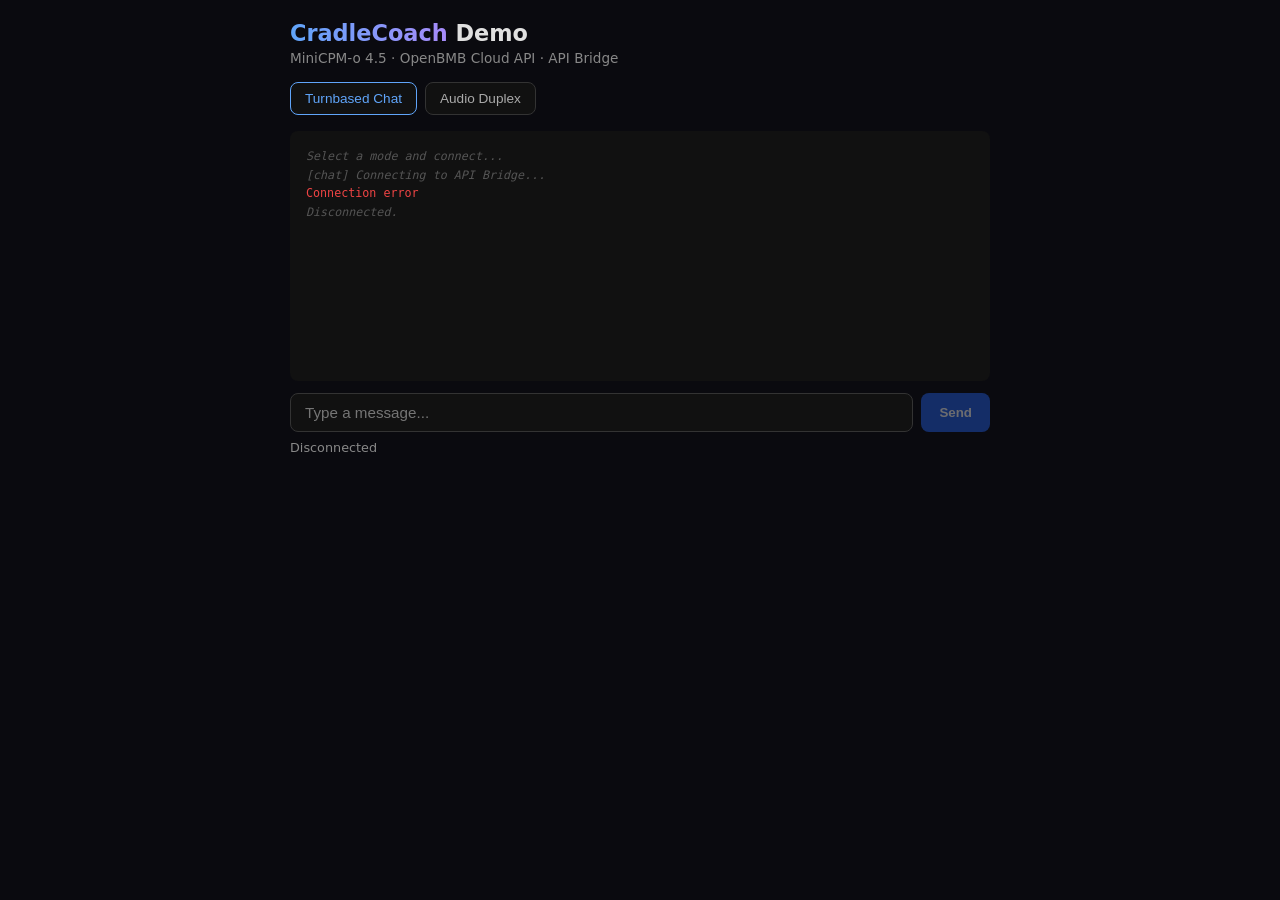
<file: minicpmo-demo/static/demo.html>
<!DOCTYPE html>
<html lang="zh-CN">
<head>
<meta charset="utf-8">
<meta name="viewport" content="width=device-width,initial-scale=1">
<title>CradleCoach Demo — All Modes</title>
<style>
*{box-sizing:border-box;margin:0;padding:0}
body{font-family:system-ui;background:#0a0a0f;color:#e0e0e0;display:flex;justify-content:center;padding:20px 16px}
main{max-width:700px;width:100%}
h1{font-size:1.4em;margin-bottom:4px}
h1 span{background:linear-gradient(90deg,#60a5fa,#a78bfa);-webkit-background-clip:text;-webkit-text-fill-color:transparent}
.sub{color:#888;font-size:.85em;margin-bottom:16px}
.modes{display:flex;gap:8px;margin-bottom:16px;flex-wrap:wrap}
.mode-btn{padding:8px 14px;border:1px solid #333;border-radius:8px;background:#111;color:#aaa;cursor:pointer;font-size:.85em}
.mode-btn.active{border-color:#60a5fa;color:#60a5fa}
#log{background:#111;border-radius:8px;padding:16px;min-height:250px;max-height:55vh;overflow-y:auto;margin-bottom:12px;font-size:.9em;line-height:1.6;font-family:monospace}
#log .user{color:#60a5fa}
#log .ai{color:#a78bfa}
#log .sys{color:#555;font-style:italic}
#log .err{color:#ef4444}
#input{display:flex;gap:8px}
#msg{flex:1;padding:10px 14px;border:1px solid #333;border-radius:8px;background:#111;color:#e0e0e0;font-size:.95em;outline:none}
#msg:focus{border-color:#60a5fa}
#send{padding:10px 18px;background:#2563eb;color:#fff;border:none;border-radius:8px;cursor:pointer;font-weight:600}
#send:hover{background:#3b82f6}
#send:disabled{opacity:.4}
.status{font-size:.8em;color:#888;margin-top:8px}
</style>
</head>
<body><main>
<h1><span>CradleCoach</span> Demo</h1>
<p class="sub">MiniCPM-o 4.5 · OpenBMB Cloud API · API Bridge</p>
<div class="modes">
  <button class="mode-btn active" data-mode="chat">Turnbased Chat</button>
  <button class="mode-btn" data-mode="audio">Audio Duplex</button>
</div>
<div id="log"><div class="sys">Select a mode and connect...</div></div>
<div id="input"><input id="msg" placeholder="Type a message..." autofocus disabled><button id="send" disabled>Send</button></div>
<div class="status" id="status">Disconnected</div>
</main>
<script>
const log=document.getElementById('log'),input=document.getElementById('msg'),
      btn=document.getElementById('send'),status=document.getElementById('status');

function add(cls,text){const d=document.createElement('div');d.className=cls;d.textContent=text;log.appendChild(d);log.scrollTop=log.scrollHeight}

let ws=null,sid='',ready=false,currentMode='chat',textBuffer='';

function connect(mode){
  if(ws){ws.close();ws=null}
  ready=false;sid='';textBuffer='';
  const proto=location.protocol==='https:'?'wss':'ws';
  const url=`${proto}://${location.host}/v1/realtime?mode=${mode}`;
  currentMode=mode;
  status.textContent='Connecting...';btn.disabled=true;input.disabled=true;
  add('sys',`[${mode}] Connecting to API Bridge...`);
  
  ws=new WebSocket(url);
  ws.onopen=()=>{add('sys','WS open, sending session.init...');ws.send(JSON.stringify({type:'session.init',payload:{}}))};
  ws.onmessage=e=>{
    const d=JSON.parse(e.data),t=d.type;
    if(t==='session.created'){sid=d.session_id;ready=true;status.textContent=`Connected (${d.mode||'?'})`;btn.disabled=false;input.disabled=false;input.focus();add('sys',`Ready! Mode: ${d.mode||'?'}. Type a message.`)}
    else if(t==='response.output.delta'){
      const k=d.kind||'';
      if(k==='text'){textBuffer+=d.text||'';const el=log.querySelector('.ai.pending');if(el)el.textContent=textBuffer;else{const div=document.createElement('div');div.className='ai pending';div.textContent=textBuffer;log.appendChild(div)}log.scrollTop=log.scrollHeight}
      else if(k==='audio'){if(!log.querySelector('.ai.audio')){const div=document.createElement('div');div.className='ai audio';div.textContent='🔊 Audio response (receiving)...';log.appendChild(div)}}
      else if(k==='listen'){const el=log.querySelector('.sys.listen');if(!el){const div=document.createElement('div');div.className='sys listen';div.textContent='🎤 Listening...';log.appendChild(div)}}
    }
    else if(t==='response.done'){const el=log.querySelector('.ai.pending');if(el){el.classList.remove('pending');add('sys','---')}textBuffer=''}
    else if(t==='session.closed'){add('sys','Session ended.');ready=false}
    else if(t==='error'){add('err','Error: '+(d.error||d.message||'unknown'))}
  };
  ws.onclose=()=>{ready=false;status.textContent='Disconnected';add('sys','Disconnected.')}
  ws.onerror=()=>{add('err','Connection error');status.textContent='Error'}
}

function sendMsg(){
  if(!ready||!input.value.trim())return;
  const text=input.value.trim();add('user',text);
  const mode=currentMode;
  if(mode==='chat'){
    ws.send(JSON.stringify({type:'input.append',input:{messages:[{role:'user',content:text}],streaming:true,generation:{max_new_tokens:256}}}));
  }
  input.value='';input.focus()
}

btn.onclick=sendMsg;input.onkeydown=e=>{if(e.key==='Enter')sendMsg()};

document.querySelectorAll('.mode-btn').forEach(b=>{
  b.addEventListener('click',()=>{
    document.querySelectorAll('.mode-btn').forEach(x=>x.classList.remove('active'));
    b.classList.add('active');
    connect(b.dataset.mode);
  });
});

// Auto-connect chat mode
connect('chat');
</script>
</body></html>
</file>
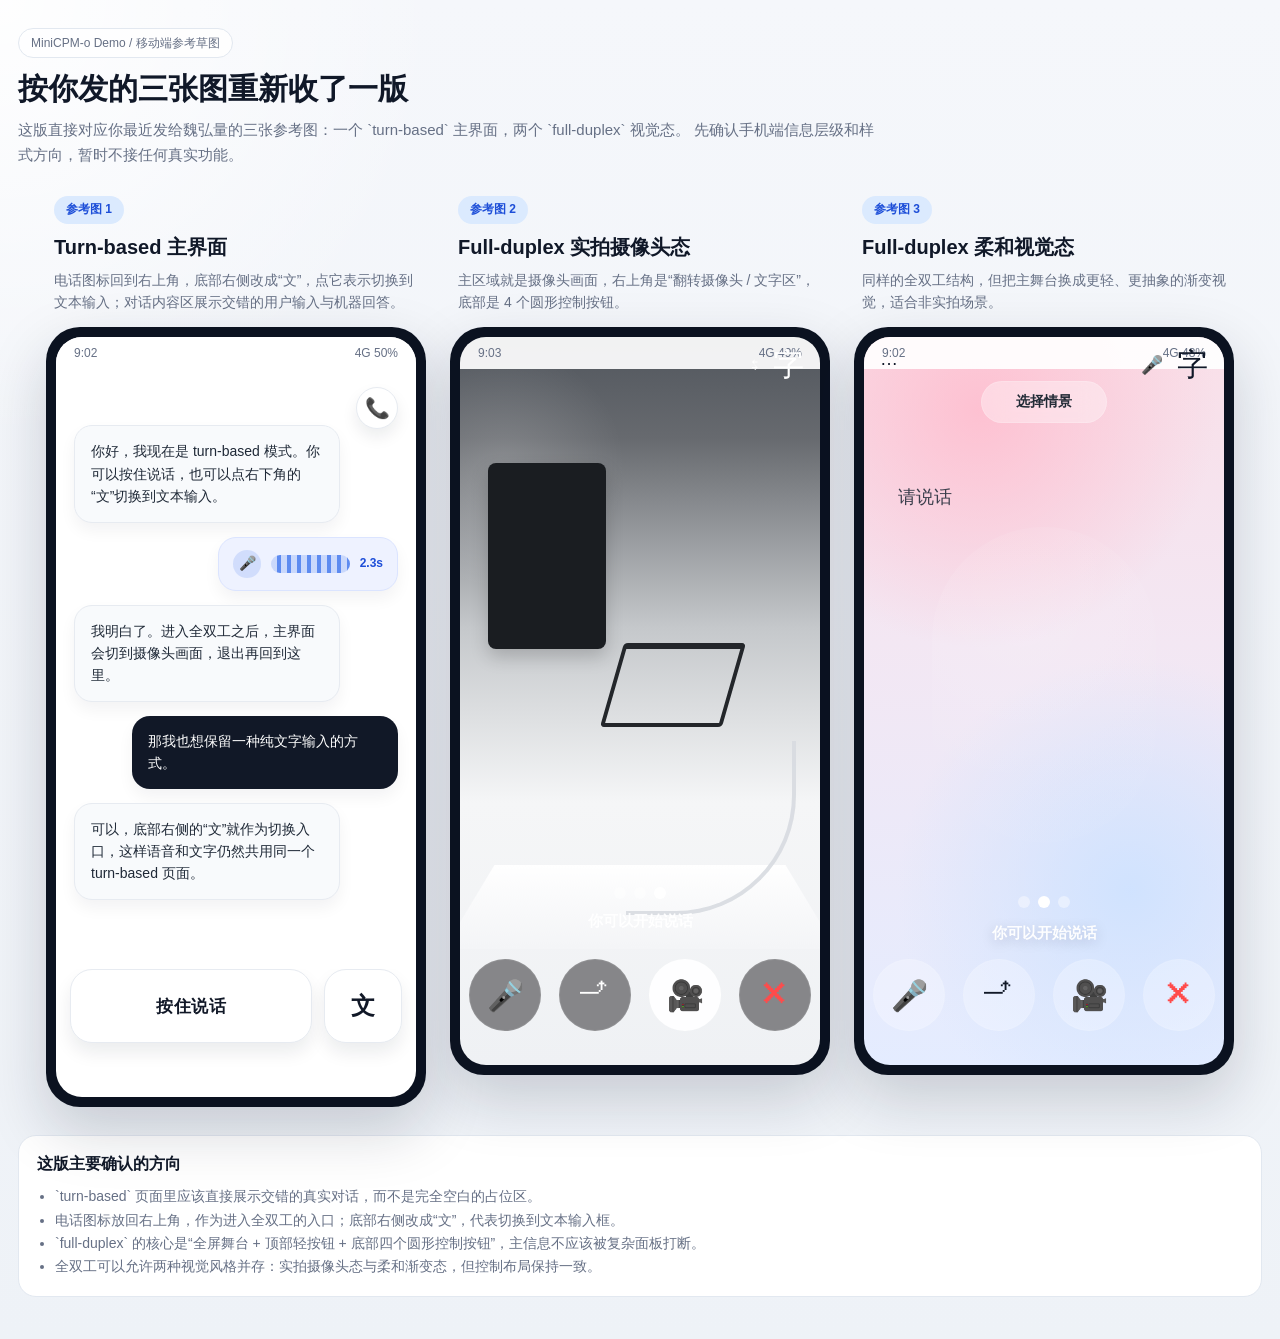
<file: minicpmo-demo/static/mobile-flow-mock.html>
<!DOCTYPE html>
<html lang="zh-CN">
<head>
    <meta charset="UTF-8">
    <meta name="viewport" content="width=device-width, initial-scale=1.0">
    <title>移动端交互草图</title>
    <style>
        :root {
            color-scheme: light;
            --bg: #eef2f7;
            --panel: #ffffff;
            --line: #e2e8f0;
            --text: #101828;
            --muted: #667085;
            --soft: #f8fafc;
            --dark: #0f172a;
            --blue: #2563eb;
            --danger: #ef4444;
        }

        * {
            box-sizing: border-box;
            margin: 0;
            padding: 0;
        }

        body {
            min-height: 100vh;
            padding: 28px 18px 42px;
            background:
                radial-gradient(circle at top left, rgba(255, 255, 255, 0.9), transparent 24%),
                linear-gradient(180deg, #f5f7fb 0%, #eef2f7 100%);
            color: var(--text);
            font-family: -apple-system, BlinkMacSystemFont, "Segoe UI", "PingFang SC", "Noto Sans SC", sans-serif;
        }

        .page {
            max-width: 1320px;
            margin: 0 auto;
        }

        .page-header {
            margin-bottom: 28px;
        }

        .eyebrow {
            display: inline-flex;
            align-items: center;
            height: 30px;
            padding: 0 12px;
            border-radius: 999px;
            border: 1px solid var(--line);
            background: rgba(255, 255, 255, 0.82);
            color: var(--muted);
            font-size: 12px;
            margin-bottom: 14px;
        }

        h1 {
            font-size: 30px;
            line-height: 1.14;
            margin-bottom: 12px;
        }

        .lead {
            max-width: 860px;
            color: var(--muted);
            font-size: 15px;
            line-height: 1.65;
        }

        .gallery {
            display: grid;
            grid-template-columns: repeat(3, minmax(280px, 380px));
            justify-content: center;
            gap: 24px;
        }

        .screen-card {
            display: flex;
            flex-direction: column;
            gap: 14px;
        }

        .screen-label {
            padding: 0 8px;
        }

        .screen-tag {
            display: inline-flex;
            align-items: center;
            height: 28px;
            padding: 0 12px;
            border-radius: 999px;
            background: #dbeafe;
            color: #1d4ed8;
            font-size: 12px;
            font-weight: 700;
            margin-bottom: 10px;
        }

        .screen-label h2 {
            font-size: 20px;
            margin-bottom: 8px;
        }

        .screen-label p {
            color: var(--muted);
            font-size: 14px;
            line-height: 1.6;
        }

        .phone {
            background: #0b1220;
            border-radius: 34px;
            padding: 10px;
            box-shadow: 0 24px 60px rgba(15, 23, 42, 0.18);
        }

        .phone-shell {
            position: relative;
            overflow: hidden;
            min-height: 760px;
            border-radius: 26px;
            background: var(--panel);
        }

        .status-bar {
            height: 32px;
            padding: 0 18px;
            display: flex;
            align-items: center;
            justify-content: space-between;
            font-size: 12px;
            color: var(--muted);
            background: rgba(255, 255, 255, 0.92);
        }

        .empty-stage {
            position: relative;
            min-height: 600px;
            padding: 22px 18px 12px;
            background: #ffffff;
        }

        .entry-phone {
            position: absolute;
            top: 18px;
            right: 18px;
            width: 42px;
            height: 42px;
            border-radius: 999px;
            border: 1px solid #e7ebf1;
            background: #ffffff;
            box-shadow: 0 8px 16px rgba(15, 23, 42, 0.08);
            display: flex;
            align-items: center;
            justify-content: center;
            font-size: 20px;
            color: #111827;
        }

        .thread {
            display: flex;
            flex-direction: column;
            gap: 14px;
            padding-top: 34px;
        }

        .msg {
            max-width: 82%;
            border-radius: 18px;
            font-size: 14px;
            line-height: 1.6;
            box-shadow: 0 8px 16px rgba(15, 23, 42, 0.05);
        }

        .msg.assistant {
            align-self: flex-start;
            padding: 14px 16px;
            background: #f8fafc;
            border: 1px solid #e7ebf1;
            color: #1f2937;
        }

        .msg.user-text {
            align-self: flex-end;
            padding: 14px 16px;
            background: #111827;
            color: #ffffff;
        }

        .msg.user-voice {
            align-self: flex-end;
            min-width: 180px;
            padding: 12px 14px;
            background: #eef2ff;
            border: 1px solid #dbe4ff;
            color: #1d4ed8;
        }

        .voice-row {
            display: flex;
            align-items: center;
            gap: 10px;
        }

        .voice-pill {
            width: 28px;
            height: 28px;
            border-radius: 999px;
            background: rgba(37, 99, 235, 0.14);
            display: flex;
            align-items: center;
            justify-content: center;
            font-size: 14px;
        }

        .voice-wave {
            flex: 1;
            height: 18px;
            border-radius: 999px;
            background:
                repeating-linear-gradient(
                    90deg,
                    rgba(37, 99, 235, 0.18),
                    rgba(37, 99, 235, 0.18) 6px,
                    rgba(37, 99, 235, 0.72) 6px,
                    rgba(37, 99, 235, 0.72) 10px
                );
        }

        .voice-time {
            font-size: 12px;
            font-weight: 700;
            white-space: nowrap;
        }

        .bottom-bar {
            padding: 0 14px 18px;
        }

        .talk-row {
            display: grid;
            grid-template-columns: minmax(0, 1fr) 78px;
            gap: 12px;
        }

        .talk-bar {
            height: 74px;
            border-radius: 22px;
            border: 1px solid #e7ebf1;
            background: #ffffff;
            box-shadow: 0 10px 18px rgba(15, 23, 42, 0.08);
            display: flex;
            align-items: center;
            justify-content: center;
            padding: 0 18px;
        }

        .talk-main {
            font-size: 17px;
            font-weight: 800;
            letter-spacing: 0.5px;
            color: #111827;
        }

        .text-side-btn {
            height: 74px;
            border-radius: 22px;
            border: 1px solid #e7ebf1;
            background: #ffffff;
            box-shadow: 0 10px 18px rgba(15, 23, 42, 0.08);
            display: flex;
            align-items: center;
            justify-content: center;
            font-size: 24px;
            font-weight: 800;
            color: #111827;
        }

        .duplex-live {
            position: relative;
            min-height: 728px;
            background:
                radial-gradient(circle at 12% 18%, rgba(255, 255, 255, 0.18), transparent 18%),
                linear-gradient(180deg, #51565d 0%, #676a6f 14%, #c5c8cb 40%, #f5f6f7 64%, #eff1f4 100%);
        }

        .camera-scene {
            position: absolute;
            inset: 72px 0 0;
        }

        .monitor {
            position: absolute;
            left: 28px;
            top: 54px;
            width: 118px;
            height: 186px;
            border-radius: 8px;
            background: #1a1d21;
            box-shadow: 0 8px 18px rgba(0, 0, 0, 0.18);
        }

        .stand {
            position: absolute;
            left: 152px;
            top: 234px;
            width: 122px;
            height: 84px;
            border: 4px solid #23262a;
            border-top-width: 6px;
            border-radius: 4px;
            transform: skew(-16deg);
        }

        .desk {
            position: absolute;
            left: -16px;
            right: -16px;
            bottom: 116px;
            height: 268px;
            background: linear-gradient(180deg, #ffffff 0%, #f4f5f7 100%);
            transform: perspective(700px) rotateX(65deg);
            transform-origin: bottom center;
        }

        .cable {
            position: absolute;
            right: 24px;
            bottom: 150px;
            width: 170px;
            height: 174px;
            border-bottom: 4px solid #d7dbe0;
            border-right: 4px solid #d7dbe0;
            border-radius: 0 0 120px 0;
            opacity: 0.9;
        }

        .top-actions {
            position: absolute;
            top: 12px;
            right: 16px;
            display: flex;
            align-items: center;
            gap: 14px;
            color: #ffffff;
            font-size: 15px;
        }

        .text-switch {
            font-size: 31px;
            line-height: 1;
        }

        .helper-copy {
            position: absolute;
            left: 0;
            right: 0;
            bottom: 134px;
            text-align: center;
            color: rgba(255, 255, 255, 0.94);
            font-size: 15px;
            font-weight: 600;
        }

        .pager {
            position: absolute;
            left: 0;
            right: 0;
            display: flex;
            justify-content: center;
            gap: 8px;
        }

        .pager span {
            width: 12px;
            height: 12px;
            border-radius: 999px;
            background: rgba(255, 255, 255, 0.42);
        }

        .pager span.active {
            background: #ffffff;
        }

        .live-pager {
            bottom: 166px;
        }

        .control-strip {
            position: absolute;
            left: 0;
            right: 0;
            bottom: 34px;
            display: flex;
            justify-content: center;
            gap: 18px;
        }

        .circle-btn {
            width: 72px;
            height: 72px;
            border-radius: 999px;
            display: flex;
            align-items: center;
            justify-content: center;
            background: rgba(94, 94, 96, 0.72);
            color: #ffffff;
            font-size: 30px;
            box-shadow: inset 0 0 0 1px rgba(255, 255, 255, 0.08);
        }

        .circle-btn.white {
            background: rgba(255, 255, 255, 0.96);
            color: #111827;
        }

        .circle-btn.light {
            background: rgba(255, 255, 255, 0.26);
            color: #111827;
        }

        .circle-btn.danger {
            color: #ff4b4b;
        }

        .duplex-soft {
            position: relative;
            min-height: 728px;
            background:
                radial-gradient(circle at 32% 10%, rgba(255, 185, 203, 0.8), transparent 34%),
                radial-gradient(circle at 74% 76%, rgba(206, 226, 255, 0.92), transparent 38%),
                linear-gradient(180deg, #f9dfe8 0%, #f3e7f3 42%, #e4ecff 100%);
        }

        .soft-top {
            position: absolute;
            top: 12px;
            left: 16px;
            right: 16px;
            display: flex;
            align-items: flex-start;
            justify-content: space-between;
            color: #101828;
            font-size: 18px;
        }

        .scene-pill {
            position: absolute;
            top: 44px;
            left: 50%;
            transform: translateX(-50%);
            min-width: 126px;
            height: 42px;
            border-radius: 999px;
            background: rgba(255, 255, 255, 0.36);
            display: flex;
            align-items: center;
            justify-content: center;
            color: #222b36;
            font-size: 14px;
            font-weight: 600;
            box-shadow: inset 0 0 0 1px rgba(255, 255, 255, 0.18);
            backdrop-filter: blur(12px);
        }

        .voice-copy {
            position: absolute;
            left: 34px;
            top: 148px;
            color: rgba(31, 41, 55, 0.88);
            font-size: 18px;
        }

        .voice-orb {
            position: absolute;
            left: 50%;
            top: 190px;
            width: 224px;
            height: 316px;
            margin-left: -112px;
            border-radius: 999px;
            background: radial-gradient(circle at 40% 28%, rgba(255, 255, 255, 0.28), rgba(255, 255, 255, 0.04) 60%);
            opacity: 0.54;
        }

        .soft-footer {
            position: absolute;
            left: 0;
            right: 0;
            bottom: 34px;
            display: flex;
            flex-direction: column;
            align-items: center;
            gap: 16px;
        }

        .soft-helper {
            color: rgba(255, 255, 255, 0.95);
            font-size: 15px;
            font-weight: 600;
            text-shadow: 0 3px 14px rgba(15, 23, 42, 0.18);
        }

        .soft-pager {
            position: static;
        }

        .notes {
            margin-top: 28px;
            background: var(--panel);
            border: 1px solid var(--line);
            border-radius: 18px;
            padding: 18px;
        }

        .notes h3 {
            font-size: 16px;
            margin-bottom: 10px;
        }

        .notes ul {
            padding-left: 18px;
            color: var(--muted);
            font-size: 14px;
            line-height: 1.65;
        }

        @media (max-width: 1220px) {
            .gallery {
                grid-template-columns: repeat(2, minmax(280px, 380px));
            }
        }

        @media (max-width: 820px) {
            .gallery {
                grid-template-columns: 1fr;
            }
        }

        @media (max-width: 480px) {
            body {
                padding: 20px 12px 36px;
            }

            h1 {
                font-size: 24px;
            }

            .phone {
                padding: 8px;
                border-radius: 28px;
            }

            .phone-shell {
                min-height: 700px;
                border-radius: 22px;
            }

            .circle-btn {
                width: 66px;
                height: 66px;
                font-size: 28px;
            }
        }
    </style>
</head>
<body>
    <div class="page">
        <header class="page-header">
            <div class="eyebrow">MiniCPM-o Demo / 移动端参考草图</div>
            <h1>按你发的三张图重新收了一版</h1>
            <p class="lead">
                这版直接对应你最近发给魏弘量的三张参考图：一个 `turn-based` 主界面，两个 `full-duplex` 视觉态。
                先确认手机端信息层级和样式方向，暂时不接任何真实功能。
            </p>
        </header>

        <main class="gallery">
            <section class="screen-card">
                <div class="screen-label">
                    <div class="screen-tag">参考图 1</div>
                    <h2>Turn-based 主界面</h2>
                    <p>电话图标回到右上角，底部右侧改成“文”，点它表示切换到文本输入；对话内容区展示交错的用户输入与机器回答。</p>
                </div>

                <div class="phone">
                    <div class="phone-shell">
                        <div class="status-bar">
                            <span>9:02</span>
                            <span>4G 50%</span>
                        </div>
                        <div class="empty-stage">
                            <div class="entry-phone">📞</div>
                            <div class="thread">
                                <div class="msg assistant">
                                    你好，我现在是 turn-based 模式。你可以按住说话，也可以点右下角的“文”切换到文本输入。
                                </div>
                                <div class="msg user-voice">
                                    <div class="voice-row">
                                        <div class="voice-pill">🎤</div>
                                        <div class="voice-wave"></div>
                                        <div class="voice-time">2.3s</div>
                                    </div>
                                </div>
                                <div class="msg assistant">
                                    我明白了。进入全双工之后，主界面会切到摄像头画面，退出再回到这里。
                                </div>
                                <div class="msg user-text">
                                    那我也想保留一种纯文字输入的方式。
                                </div>
                                <div class="msg assistant">
                                    可以，底部右侧的“文”就作为切换入口，这样语音和文字仍然共用同一个 turn-based 页面。
                                </div>
                            </div>
                        </div>
                        <div class="bottom-bar">
                            <div class="talk-row">
                                <div class="talk-bar">
                                    <div class="talk-main">按住说话</div>
                                </div>
                                <div class="text-side-btn">文</div>
                            </div>
                        </div>
                    </div>
                </div>
            </section>

            <section class="screen-card">
                <div class="screen-label">
                    <div class="screen-tag">参考图 2</div>
                    <h2>Full-duplex 实拍摄像头态</h2>
                    <p>主区域就是摄像头画面，右上角是“翻转摄像头 / 文字区”，底部是 4 个圆形控制按钮。</p>
                </div>

                <div class="phone">
                    <div class="phone-shell duplex-live">
                        <div class="status-bar">
                            <span>9:03</span>
                            <span>4G 49%</span>
                        </div>
                        <div class="camera-scene">
                            <div class="monitor"></div>
                            <div class="stand"></div>
                            <div class="desk"></div>
                            <div class="cable"></div>
                        </div>
                        <div class="top-actions">
                            <span>⇆</span>
                            <span class="text-switch">字</span>
                        </div>
                        <div class="pager live-pager">
                            <span></span>
                            <span></span>
                            <span class="active"></span>
                        </div>
                        <div class="helper-copy">你可以开始说话</div>
                        <div class="control-strip">
                            <div class="circle-btn">🎤</div>
                            <div class="circle-btn">⤴</div>
                            <div class="circle-btn white">🎥</div>
                            <div class="circle-btn danger">✕</div>
                        </div>
                    </div>
                </div>
            </section>

            <section class="screen-card">
                <div class="screen-label">
                    <div class="screen-tag">参考图 3</div>
                    <h2>Full-duplex 柔和视觉态</h2>
                    <p>同样的全双工结构，但把主舞台换成更轻、更抽象的渐变视觉，适合非实拍场景。</p>
                </div>

                <div class="phone">
                    <div class="phone-shell duplex-soft">
                        <div class="status-bar">
                            <span>9:02</span>
                            <span>4G 48%</span>
                        </div>
                        <div class="soft-top">
                            <div>…</div>
                            <div style="display:flex;gap:14px;align-items:center;">
                                <span>🎤</span>
                                <span class="text-switch">字</span>
                            </div>
                        </div>
                        <div class="scene-pill">选择情景</div>
                        <div class="voice-copy">请说话</div>
                        <div class="voice-orb"></div>
                        <div class="soft-footer">
                            <div class="pager soft-pager">
                                <span></span>
                                <span class="active"></span>
                                <span></span>
                            </div>
                            <div class="soft-helper">你可以开始说话</div>
                            <div class="control-strip" style="position: static;">
                                <div class="circle-btn light">🎤</div>
                                <div class="circle-btn light">⤴</div>
                                <div class="circle-btn light">🎥</div>
                                <div class="circle-btn light danger">✕</div>
                            </div>
                        </div>
                    </div>
                </div>
            </section>
        </main>

        <section class="notes">
            <h3>这版主要确认的方向</h3>
            <ul>
                <li>`turn-based` 页面里应该直接展示交错的真实对话，而不是完全空白的占位区。</li>
                <li>电话图标放回右上角，作为进入全双工的入口；底部右侧改成“文”，代表切换到文本输入框。</li>
                <li>`full-duplex` 的核心是“全屏舞台 + 顶部轻按钮 + 底部四个圆形控制按钮”，主信息不应该被复杂面板打断。</li>
                <li>全双工可以允许两种视觉风格并存：实拍摄像头态与柔和渐变态，但控制布局保持一致。</li>
            </ul>
        </section>
    </div>
</body>
</html>
</file>
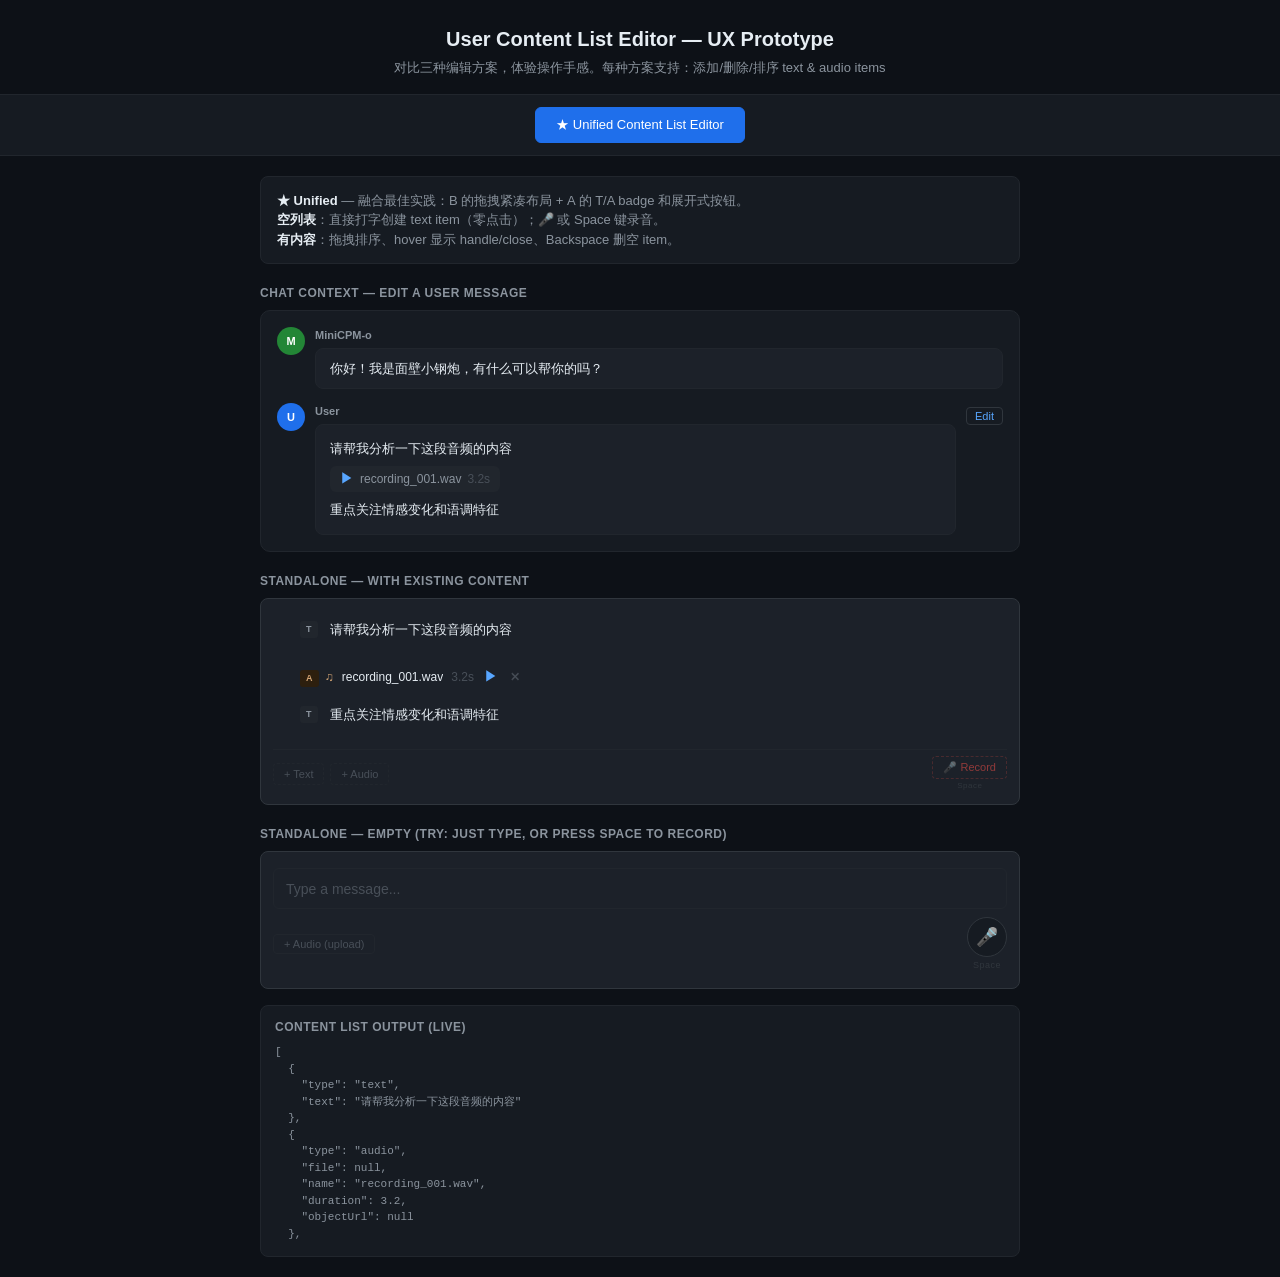
<file: minicpmo-demo/static/prototype-content-editor.html>
<!DOCTYPE html>
<html lang="zh-CN">
<head>
<meta charset="UTF-8">
<meta name="viewport" content="width=device-width, initial-scale=1.0">
<title>Content List Editor — UX Prototype</title>
<style>
/* ── Reset & Base ── */
*, *::before, *::after { box-sizing: border-box; margin: 0; padding: 0; }
body {
    font-family: -apple-system, BlinkMacSystemFont, 'Segoe UI', Roboto, sans-serif;
    background: #0d1117;
    color: #e6edf3;
    line-height: 1.5;
    min-height: 100vh;
}

/* ── Layout ── */
.page-header {
    text-align: center;
    padding: 24px 20px 16px;
    border-bottom: 1px solid #21262d;
}
.page-header h1 { font-size: 20px; font-weight: 600; margin-bottom: 4px; }
.page-header p { font-size: 13px; color: #8b949e; }

.tabs {
    display: flex;
    justify-content: center;
    gap: 4px;
    padding: 12px 20px;
    background: #161b22;
    border-bottom: 1px solid #21262d;
    position: sticky;
    top: 0;
    z-index: 10;
}
.tab-btn {
    padding: 8px 20px;
    border: 1px solid #30363d;
    border-radius: 6px;
    background: transparent;
    color: #8b949e;
    cursor: pointer;
    font-size: 13px;
    transition: all 0.15s;
}
.tab-btn:hover { border-color: #58a6ff; color: #c9d1d9; }
.tab-btn.active { background: #1f6feb; border-color: #1f6feb; color: #fff; }

.main { max-width: 800px; margin: 0 auto; padding: 20px; }

.variant-panel { display: none; }
.variant-panel.active { display: block; }

.variant-desc {
    background: #161b22;
    border: 1px solid #21262d;
    border-radius: 8px;
    padding: 14px 16px;
    margin-bottom: 16px;
    font-size: 13px;
    color: #8b949e;
}
.variant-desc strong { color: #e6edf3; }

/* ── Section titles ── */
.section-title {
    font-size: 12px;
    font-weight: 600;
    color: #8b949e;
    text-transform: uppercase;
    letter-spacing: 0.5px;
    margin: 20px 0 8px;
}

/* ── Chat simulation ── */
.chat-sim {
    background: #161b22;
    border: 1px solid #21262d;
    border-radius: 10px;
    padding: 16px;
    margin-bottom: 16px;
}
.chat-msg {
    display: flex;
    gap: 10px;
    margin-bottom: 14px;
    align-items: flex-start;
}
.chat-msg:last-child { margin-bottom: 0; }
.chat-avatar {
    width: 28px; height: 28px;
    border-radius: 50%;
    display: flex; align-items: center; justify-content: center;
    font-size: 11px; font-weight: 600;
    flex-shrink: 0;
}
.chat-avatar.user { background: #1f6feb; color: #fff; }
.chat-avatar.ai { background: #238636; color: #fff; }
.chat-bubble {
    flex: 1;
    min-width: 0;
}
.chat-bubble-view {
    background: #1c2129;
    border: 1px solid #21262d;
    border-radius: 8px;
    padding: 10px 14px;
    font-size: 13px;
}
.chat-role { font-size: 11px; font-weight: 600; color: #8b949e; margin-bottom: 4px; }

/* ── Content item rendering (view mode) ── */
.ci-view-text { margin: 4px 0; }
.ci-view-audio {
    display: inline-flex;
    align-items: center;
    gap: 6px;
    background: #21262d;
    border-radius: 6px;
    padding: 4px 10px;
    margin: 4px 0;
    font-size: 12px;
    color: #8b949e;
}
.ci-view-audio .play-btn {
    background: none; border: none; color: #58a6ff; cursor: pointer;
    font-size: 14px; padding: 0;
}

/* ── Edit button ── */
.chat-edit-btn {
    font-size: 11px;
    color: #58a6ff;
    cursor: pointer;
    padding: 2px 8px;
    border: 1px solid #30363d;
    border-radius: 4px;
    background: transparent;
    white-space: nowrap;
    align-self: flex-start;
    margin-top: 4px;
    transition: all 0.12s;
}
.chat-edit-btn:hover { background: #1f6feb22; border-color: #58a6ff; }

/* ── Editor container (shared) ── */
.editor-container {
    background: #1c2129;
    border: 1px solid #30363d;
    border-radius: 8px;
    padding: 12px;
}

/* ══════════════════════════════════════
   Variant A: Classic Panel
   ══════════════════════════════════════ */
.va-items { display: flex; flex-direction: column; gap: 6px; }
.va-item {
    display: flex; gap: 8px; align-items: flex-start;
    background: #161b22;
    border: 1px solid #21262d;
    border-radius: 6px;
    padding: 8px 10px;
    transition: border-color 0.12s;
}
.va-item:hover { border-color: #30363d; }
.va-badge {
    font-size: 10px; font-weight: 700;
    padding: 2px 7px; border-radius: 3px;
    flex-shrink: 0; margin-top: 4px;
    user-select: none;
}
.va-badge-text { background: #21262d; color: #8b949e; }
.va-badge-audio { background: #2d1f0e; color: #d4a574; }
.va-content { flex: 1; min-width: 0; }
.va-textarea {
    width: 100%;
    background: #0d1117;
    border: 1px solid #21262d;
    border-radius: 4px;
    color: #e6edf3;
    padding: 6px 8px;
    font-size: 13px;
    font-family: inherit;
    line-height: 1.5;
    resize: vertical;
    min-height: 32px;
}
.va-textarea:focus { border-color: #58a6ff; outline: none; }
.va-actions {
    display: flex; flex-direction: column; gap: 2px;
    flex-shrink: 0;
}
.va-act-btn {
    width: 22px; height: 20px;
    border: none; border-radius: 3px;
    cursor: pointer; font-size: 11px;
    display: flex; align-items: center; justify-content: center;
    background: #21262d; color: #8b949e;
    transition: all 0.1s; padding: 0;
}
.va-act-btn:hover { background: #30363d; color: #e6edf3; }
.va-act-btn:disabled { opacity: 0.25; cursor: default; }
.va-act-btn.remove { color: #f85149; }
.va-act-btn.remove:hover { background: #f8514922; }
.va-add-row {
    display: flex; gap: 6px; margin-top: 8px;
}
.va-add-btn {
    font-size: 12px; padding: 4px 12px;
    border: 1px dashed #30363d; border-radius: 5px;
    background: transparent; color: #8b949e;
    cursor: pointer; transition: all 0.12s;
}
.va-add-btn:hover { border-color: #58a6ff; color: #58a6ff; background: #1f6feb11; }

/* ══════════════════════════════════════
   Variant B: Modern Block (hover actions)
   ══════════════════════════════════════ */
.vb-items { display: flex; flex-direction: column; gap: 2px; }
.vb-item {
    display: flex; align-items: flex-start; gap: 0;
    padding: 6px 8px;
    border-radius: 6px;
    position: relative;
    transition: background 0.12s;
    border: 1px solid transparent;
}
.vb-item:hover { background: #161b22; border-color: #21262d; }
.vb-drag {
    width: 16px; flex-shrink: 0;
    display: flex; align-items: center; justify-content: center;
    color: #30363d; font-size: 12px;
    cursor: grab; padding-top: 5px;
    opacity: 0; transition: opacity 0.12s;
    user-select: none;
}
.vb-item:hover .vb-drag { opacity: 1; }
.vb-item.dragging { opacity: 0.5; border-color: #58a6ff; }
.vb-drop-indicator {
    height: 2px; background: #58a6ff; border-radius: 1px;
    margin: 0 20px; transition: all 0.1s;
}
.vb-content { flex: 1; min-width: 0; }
.vb-textarea {
    width: 100%;
    background: transparent;
    border: none;
    color: #e6edf3;
    padding: 4px 6px;
    font-size: 13px;
    font-family: inherit;
    line-height: 1.5;
    resize: none;
    min-height: 28px;
    outline: none;
}
.vb-textarea::placeholder { color: #484f58; }
.vb-audio-row {
    display: flex; align-items: center; gap: 8px;
    padding: 4px 6px;
    color: #8b949e; font-size: 12px;
}
.vb-audio-row .icon { color: #d4a574; }
.vb-close {
    position: absolute; top: 6px; right: 6px;
    width: 20px; height: 20px;
    border: none; border-radius: 3px;
    background: transparent; color: #484f58;
    cursor: pointer; font-size: 12px;
    display: flex; align-items: center; justify-content: center;
    opacity: 0; transition: all 0.12s;
}
.vb-item:hover .vb-close { opacity: 1; }
.vb-close:hover { background: #f8514922; color: #f85149; }
.vb-add-zone {
    display: flex; justify-content: center;
    margin-top: 6px;
}
.vb-add-btn {
    display: flex; align-items: center; gap: 4px;
    padding: 4px 14px;
    border: none;
    background: transparent;
    color: #484f58;
    cursor: pointer;
    font-size: 12px;
    border-radius: 4px;
    transition: all 0.12s;
}
.vb-add-btn:hover { background: #21262d; color: #8b949e; }
.vb-add-menu {
    display: none;
    position: absolute;
    background: #1c2129;
    border: 1px solid #30363d;
    border-radius: 8px;
    padding: 4px;
    box-shadow: 0 8px 24px rgba(0,0,0,0.4);
    z-index: 20;
}
.vb-add-menu.show { display: block; }
.vb-add-menu-item {
    display: block; width: 100%;
    padding: 6px 14px;
    border: none; background: transparent;
    color: #e6edf3; font-size: 13px;
    cursor: pointer; text-align: left;
    border-radius: 4px;
}
.vb-add-menu-item:hover { background: #21262d; }

/* ══════════════════════════════════════
   Variant C: Document Flow
   ══════════════════════════════════════ */
.vc-items { display: flex; flex-direction: column; gap: 0; }
.vc-item {
    position: relative;
    padding: 2px 0;
}
.vc-item + .vc-item.vc-type-audio,
.vc-item.vc-type-audio + .vc-item {
    border-top: 1px solid #21262d;
    margin-top: 4px;
    padding-top: 6px;
}
.vc-textarea {
    width: 100%;
    background: transparent;
    border: none;
    color: #e6edf3;
    padding: 4px 8px;
    font-size: 13px;
    font-family: inherit;
    line-height: 1.6;
    resize: none;
    min-height: 28px;
    outline: none;
}
.vc-textarea:focus {
    background: #161b2266;
    border-radius: 4px;
}
.vc-textarea::placeholder { color: #484f58; }
.vc-audio-chip {
    display: inline-flex; align-items: center; gap: 8px;
    background: #21262d;
    border: 1px solid #30363d;
    border-radius: 8px;
    padding: 6px 12px;
    margin: 2px 8px;
    font-size: 12px;
    color: #8b949e;
    position: relative;
}
.vc-audio-chip .chip-icon { color: #d4a574; font-size: 14px; }
.vc-audio-chip .chip-play {
    background: none; border: none; color: #58a6ff; cursor: pointer;
    font-size: 13px; padding: 0;
}
.vc-audio-chip .chip-remove {
    background: none; border: none; color: #484f58; cursor: pointer;
    font-size: 11px; padding: 0 0 0 4px;
    transition: color 0.12s;
}
.vc-audio-chip .chip-remove:hover { color: #f85149; }
.vc-toolbar {
    display: flex; gap: 4px; padding: 8px 0 0;
    border-top: 1px solid #21262d;
    margin-top: 4px;
}
.vc-tool-btn {
    padding: 4px 12px;
    border: 1px solid #30363d;
    border-radius: 5px;
    background: transparent;
    color: #8b949e;
    cursor: pointer;
    font-size: 12px;
    transition: all 0.12s;
}
.vc-tool-btn:hover { border-color: #58a6ff; color: #58a6ff; }

/* ── Audio shared styles ── */
.audio-action-zone {
    display: flex; gap: 6px; align-items: stretch;
}
.audio-action-btn {
    display: flex; align-items: center; gap: 6px;
    padding: 8px 14px;
    border: 1px dashed #30363d;
    border-radius: 6px;
    cursor: pointer;
    transition: all 0.15s;
    font-size: 12px;
    color: #8b949e;
    background: transparent;
    flex: 1;
    justify-content: center;
}
.audio-action-btn:hover { border-color: #58a6ff; color: #58a6ff; background: #1f6feb08; }
.audio-action-btn.record-btn:hover { border-color: #f85149; color: #f85149; background: #f8514908; }
.audio-info {
    display: flex; align-items: center; gap: 8px;
    font-size: 12px; color: #8b949e;
}
.audio-info .name { color: #e6edf3; max-width: 150px; overflow: hidden; text-overflow: ellipsis; white-space: nowrap; }
.audio-play-btn {
    background: none; border: none; color: #58a6ff; cursor: pointer;
    font-size: 14px; padding: 2px;
}
.audio-remove-btn {
    background: none; border: none; color: #484f58; cursor: pointer;
    font-size: 11px; padding: 2px; transition: color 0.12s;
}
.audio-remove-btn:hover { color: #f85149; }

/* ── Recording UI ── */
.recording-inline {
    display: flex; align-items: center; gap: 10px;
    padding: 8px 12px;
    background: #1c0a0a;
    border: 1px solid #f85149;
    border-radius: 6px;
    animation: rec-border-pulse 1.5s ease-in-out infinite;
}
@keyframes rec-border-pulse {
    0%, 100% { border-color: #f85149; box-shadow: 0 0 0 0 #f8514900; }
    50% { border-color: #f8514988; box-shadow: 0 0 8px 0 #f8514933; }
}
.rec-dot {
    width: 10px; height: 10px;
    background: #f85149;
    border-radius: 50%;
    flex-shrink: 0;
    animation: rec-dot-pulse 1s ease-in-out infinite;
}
@keyframes rec-dot-pulse {
    0%, 100% { opacity: 1; transform: scale(1); }
    50% { opacity: 0.4; transform: scale(0.8); }
}
.rec-label { color: #f85149; font-size: 12px; font-weight: 500; }
.rec-timer {
    color: #f85149; font-size: 14px;
    font-variant-numeric: tabular-nums;
    font-weight: 600;
    min-width: 36px;
}
.rec-stop-btn {
    margin-left: auto;
    padding: 4px 14px;
    border: 1px solid #f85149;
    border-radius: 5px;
    background: #f8514922;
    color: #f85149;
    cursor: pointer;
    font-size: 12px;
    font-weight: 500;
    transition: all 0.12s;
}
.rec-stop-btn:hover { background: #f8514944; }
.rec-cancel-btn {
    padding: 4px 10px;
    border: 1px solid #30363d;
    border-radius: 5px;
    background: transparent;
    color: #8b949e;
    cursor: pointer;
    font-size: 12px;
    transition: all 0.12s;
}
.rec-cancel-btn:hover { border-color: #8b949e; color: #e6edf3; }
.rec-keys-hint { font-size: 10px; color: #484f58; margin-left: auto; white-space: nowrap; }

/* ── Add buttons record variant ── */
.va-add-btn.record, .vc-tool-btn.record { color: #f8514999; border-color: #f8514944; }
.va-add-btn.record:hover, .vc-tool-btn.record:hover { color: #f85149; border-color: #f85149; background: #f8514911; }
.vb-add-menu-item.record { color: #f85149; }

/* ══════════════════════════════════════
   Variant D: Unified (Best)
   ══════════════════════════════════════ */
.vu-wrap { min-height: 40px; }

/* ── Empty state ── */
.vu-empty {
    display: flex; flex-direction: column; gap: 8px;
    padding: 4px 0;
}
.vu-empty-ta {
    width: 100%;
    background: transparent;
    border: 1px solid #21262d;
    border-radius: 6px;
    color: #e6edf3;
    padding: 10px 12px;
    font-size: 14px;
    font-family: inherit;
    line-height: 1.5;
    resize: none;
    min-height: 40px;
    outline: none;
    transition: border-color 0.15s;
}
.vu-empty-ta:focus { border-color: #58a6ff; }
.vu-empty-ta::placeholder { color: #484f58; }
.vu-empty-bottom {
    display: flex; align-items: center; justify-content: space-between;
}
.vu-empty-adds {
    display: flex; gap: 6px;
}
.vu-empty-add-btn {
    font-size: 11px; padding: 3px 10px;
    border: 1px solid #21262d; border-radius: 4px;
    background: transparent; color: #484f58;
    cursor: pointer; transition: all 0.12s;
}
.vu-empty-add-btn:hover { border-color: #30363d; color: #8b949e; }
.vu-empty-rec-zone {
    display: flex; flex-direction: column; align-items: center; gap: 2px;
}
.vu-empty-rec-btn {
    width: 40px; height: 40px;
    border-radius: 50%;
    border: 1px solid #30363d;
    background: #161b22;
    cursor: pointer;
    font-size: 18px;
    display: flex; align-items: center; justify-content: center;
    transition: all 0.15s;
}
.vu-empty-rec-btn:hover { border-color: #f85149; background: #f8514911; }
.vu-empty-rec-btn.recording {
    border-color: #f85149; background: #f8514922;
    animation: rec-border-pulse 1.5s ease-in-out infinite;
}
.vu-empty-rec-hint {
    font-size: 9px; color: #30363d; letter-spacing: 0.5px;
}

/* ── Full state items ── */
.vu-items { display: flex; flex-direction: column; gap: 2px; }
.vu-item {
    display: flex; align-items: flex-start; gap: 6px;
    padding: 5px 6px;
    border-radius: 6px;
    position: relative;
    transition: background 0.1s;
    border: 1px solid transparent;
}
.vu-item:hover { background: #161b22; border-color: #21262d; }
.vu-item.vu-dragging { opacity: 0.4; border-color: #58a6ff; }
.vu-drag {
    width: 14px; flex-shrink: 0;
    display: flex; align-items: center; justify-content: center;
    color: #21262d; font-size: 11px;
    cursor: grab; padding-top: 5px;
    opacity: 0; transition: opacity 0.1s;
    user-select: none;
}
.vu-item:hover .vu-drag { opacity: 1; color: #484f58; }
.vu-badge {
    font-size: 9px; font-weight: 700;
    padding: 2px 6px; border-radius: 3px;
    flex-shrink: 0; margin-top: 4px;
    user-select: none; letter-spacing: 0.3px;
}
.vu-badge-text { background: #21262d; color: #8b949e; }
.vu-badge-audio { background: #2d1f0e; color: #d4a574; }
.vu-content { flex: 1; min-width: 0; }
.vu-textarea {
    width: 100%;
    background: transparent;
    border: none;
    color: #e6edf3;
    padding: 3px 6px;
    font-size: 13px;
    font-family: inherit;
    line-height: 1.5;
    resize: none;
    min-height: 26px;
    outline: none;
}
.vu-textarea:focus { background: #0d111766; border-radius: 3px; }
.vu-textarea::placeholder { color: #30363d; }
.vu-item-actions {
    display: flex; align-items: center; gap: 1px;
    flex-shrink: 0; margin-top: 2px;
    opacity: 0; transition: opacity 0.1s;
}
.vu-item:hover .vu-item-actions { opacity: 1; }
.vu-act {
    width: 20px; height: 20px;
    border: none; border-radius: 3px;
    background: transparent; color: #484f58;
    cursor: pointer; font-size: 11px;
    display: flex; align-items: center; justify-content: center;
    transition: all 0.1s; padding: 0;
}
.vu-act:hover { background: #21262d; color: #8b949e; }
.vu-act:disabled { opacity: 0.2; cursor: default; }
.vu-act:disabled:hover { background: transparent; }
.vu-act.vu-act-remove:hover { background: #f8514922; color: #f85149; }

/* ── Add row ── */
.vu-add-row {
    display: flex; align-items: center; gap: 6px;
    margin-top: 6px; padding-top: 6px;
    border-top: 1px solid #21262d;
}
.vu-add-btn {
    font-size: 11px; padding: 4px 10px;
    border: 1px dashed #21262d; border-radius: 4px;
    background: transparent; color: #484f58;
    cursor: pointer; transition: all 0.12s;
}
.vu-add-btn:hover { border-color: #58a6ff; color: #58a6ff; background: #1f6feb08; }
.vu-rec-wrap {
    display: flex; flex-direction: column; align-items: center; gap: 1px;
    margin-left: auto;
}
.vu-rec-btn {
    border-color: #f8514933 !important; color: #f8514988 !important;
}
.vu-rec-btn:hover { border-color: #f85149 !important; color: #f85149 !important; background: #f8514911 !important; }
.vu-rec-hint {
    font-size: 8px; color: #30363d; letter-spacing: 0.5px;
}

/* ── Save bar ── */
.editor-save-bar {
    display: flex; gap: 8px; justify-content: flex-end;
    margin-top: 10px; padding-top: 10px;
    border-top: 1px solid #21262d;
}
.btn-primary {
    padding: 6px 16px; border: none; border-radius: 6px;
    background: #238636; color: #fff; cursor: pointer;
    font-size: 13px; font-weight: 500;
    transition: background 0.12s;
}
.btn-primary:hover { background: #2ea043; }
.btn-secondary {
    padding: 6px 16px; border: 1px solid #30363d; border-radius: 6px;
    background: transparent; color: #8b949e; cursor: pointer;
    font-size: 13px; transition: all 0.12s;
}
.btn-secondary:hover { border-color: #8b949e; color: #e6edf3; }

/* ── Output preview ── */
.output-panel {
    background: #161b22;
    border: 1px solid #21262d;
    border-radius: 8px;
    padding: 12px 14px;
    margin-top: 16px;
}
.output-panel pre {
    font-size: 11px;
    color: #8b949e;
    white-space: pre-wrap;
    word-break: break-all;
    max-height: 200px;
    overflow-y: auto;
}
</style>
</head>
<body>

<div class="page-header">
    <h1>User Content List Editor — UX Prototype</h1>
    <p>对比三种编辑方案，体验操作手感。每种方案支持：添加/删除/排序 text & audio items</p>
</div>

<div class="tabs">
    <button class="tab-btn active" onclick="switchTab('d')">★ Unified Content List Editor</button>
</div>

<div class="main">

<!-- ═══════════════════ Variant D: Unified (Best) ═══════════════════ -->
<div class="variant-panel active" id="panel-d">
    <div class="variant-desc">
        <strong>★ Unified</strong> — 融合最佳实践：B 的拖拽紧凑布局 + A 的 T/A badge 和展开式按钮。
        <br><strong>空列表</strong>：直接打字创建 text item（零点击）；🎤 或 Space 键录音。
        <br><strong>有内容</strong>：拖拽排序、hover 显示 handle/close、Backspace 删空 item。
    </div>

    <div class="section-title">Chat Context — Edit a User Message</div>
    <div class="chat-sim">
        <div class="chat-msg">
            <div class="chat-avatar ai">M</div>
            <div class="chat-bubble">
                <div class="chat-role">MiniCPM-o</div>
                <div class="chat-bubble-view">你好！我是面壁小钢炮，有什么可以帮你的吗？</div>
            </div>
        </div>
        <div class="chat-msg">
            <div class="chat-avatar user">U</div>
            <div class="chat-bubble">
                <div class="chat-role">User</div>
                <div id="d-view" class="chat-bubble-view"></div>
                <div id="d-editor-wrap" style="display:none;"></div>
                <div id="d-save-bar" class="editor-save-bar" style="display:none;">
                    <button class="btn-secondary" onclick="toggleEdit('d', false)">Cancel</button>
                    <button class="btn-primary" onclick="saveEdit('d')">Save & Resend</button>
                </div>
            </div>
            <button class="chat-edit-btn" id="d-edit-btn" onclick="toggleEdit('d', true)">Edit</button>
        </div>
    </div>

    <div class="section-title">Standalone — With Existing Content</div>
    <div class="editor-container" id="d-standalone"></div>

    <div class="section-title" style="margin-top:20px">Standalone — Empty (Try: just type, or press Space to record)</div>
    <div class="editor-container" id="d-empty-standalone"></div>

    <div class="output-panel">
        <div class="section-title" style="margin-top:0;">Content List Output (live)</div>
        <pre id="d-output"></pre>
    </div>
</div>

<!-- ═══════════════════ Variant A: Classic Panel ═══════════════════ -->
<div class="variant-panel" id="panel-a">
    <div class="variant-desc">
        <strong>A: Classic Panel</strong> — 与现有 SystemContentEditor 风格一致。每个 item 一行：
        左侧 badge（T/A）、中间内容、右侧操作按钮（↑↓✕）。底部 +Text / +Audio 按钮。
        <br>特点：所有控件始终可见，操作明确，无隐藏状态。
    </div>

    <div class="section-title">Chat Context</div>
    <div class="chat-sim">
        <div class="chat-msg">
            <div class="chat-avatar ai">M</div>
            <div class="chat-bubble">
                <div class="chat-role">MiniCPM-o</div>
                <div class="chat-bubble-view">你好！我是面壁小钢炮，有什么可以帮你的吗？</div>
            </div>
        </div>
        <div class="chat-msg">
            <div class="chat-avatar user">U</div>
            <div class="chat-bubble">
                <div class="chat-role">User</div>
                <div id="a-view" class="chat-bubble-view"></div>
                <div id="a-editor-wrap" style="display:none;"></div>
                <div id="a-save-bar" class="editor-save-bar" style="display:none;">
                    <button class="btn-secondary" onclick="toggleEdit('a', false)">Cancel</button>
                    <button class="btn-primary" onclick="saveEdit('a')">Save & Resend</button>
                </div>
            </div>
            <button class="chat-edit-btn" id="a-edit-btn" onclick="toggleEdit('a', true)">Edit</button>
        </div>
    </div>

    <div class="section-title">Standalone Editor Playground</div>
    <div class="editor-container" id="a-standalone"></div>

    <div class="output-panel">
        <div class="section-title" style="margin-top:0;">Content List Output (live)</div>
        <pre id="a-output"></pre>
    </div>
</div>

<!-- ═══════════════════ Variant B: Modern Block ═══════════════════ -->
<div class="variant-panel" id="panel-b">
    <div class="variant-desc">
        <strong>B: Modern Block</strong> — Notion 风格。无边框文本编辑，hover 显示控件。
        左侧 drag handle（⠿）可拖拽排序，右上角 ✕ 删除。底部 + 按钮展开菜单。
        <br>特点：视觉清爽，减少干扰，操作需 hover 触发。
    </div>

    <div class="section-title">Chat Context</div>
    <div class="chat-sim">
        <div class="chat-msg">
            <div class="chat-avatar ai">M</div>
            <div class="chat-bubble">
                <div class="chat-role">MiniCPM-o</div>
                <div class="chat-bubble-view">你好！我是面壁小钢炮，有什么可以帮你的吗？</div>
            </div>
        </div>
        <div class="chat-msg">
            <div class="chat-avatar user">U</div>
            <div class="chat-bubble">
                <div class="chat-role">User</div>
                <div id="b-view" class="chat-bubble-view"></div>
                <div id="b-editor-wrap" style="display:none;"></div>
                <div id="b-save-bar" class="editor-save-bar" style="display:none;">
                    <button class="btn-secondary" onclick="toggleEdit('b', false)">Cancel</button>
                    <button class="btn-primary" onclick="saveEdit('b')">Save & Resend</button>
                </div>
            </div>
            <button class="chat-edit-btn" id="b-edit-btn" onclick="toggleEdit('b', true)">Edit</button>
        </div>
    </div>

    <div class="section-title">Standalone Editor Playground</div>
    <div class="editor-container" id="b-standalone"></div>

    <div class="output-panel">
        <div class="section-title" style="margin-top:0;">Content List Output (live)</div>
        <pre id="b-output"></pre>
    </div>
</div>

<!-- ═══════════════════ Variant C: Document Flow ═══════════════════ -->
<div class="variant-panel" id="panel-c">
    <div class="variant-desc">
        <strong>C: Document Flow</strong> — 文档编辑器风格。文本无边框直接编辑，音频显示为 chip 卡片。
        底部 toolbar 添加 items。item 之间用细线分隔。
        <br>特点：接近所见即所得，最自然的编辑体验，但排序需 toolbar 操作。
    </div>

    <div class="section-title">Chat Context</div>
    <div class="chat-sim">
        <div class="chat-msg">
            <div class="chat-avatar ai">M</div>
            <div class="chat-bubble">
                <div class="chat-role">MiniCPM-o</div>
                <div class="chat-bubble-view">你好！我是面壁小钢炮，有什么可以帮你的吗？</div>
            </div>
        </div>
        <div class="chat-msg">
            <div class="chat-avatar user">U</div>
            <div class="chat-bubble">
                <div class="chat-role">User</div>
                <div id="c-view" class="chat-bubble-view"></div>
                <div id="c-editor-wrap" style="display:none;"></div>
                <div id="c-save-bar" class="editor-save-bar" style="display:none;">
                    <button class="btn-secondary" onclick="toggleEdit('c', false)">Cancel</button>
                    <button class="btn-primary" onclick="saveEdit('c')">Save & Resend</button>
                </div>
            </div>
            <button class="chat-edit-btn" id="c-edit-btn" onclick="toggleEdit('c', true)">Edit</button>
        </div>
    </div>

    <div class="section-title">Standalone Editor Playground</div>
    <div class="editor-container" id="c-standalone"></div>

    <div class="output-panel">
        <div class="section-title" style="margin-top:0;">Content List Output (live)</div>
        <pre id="c-output"></pre>
    </div>
</div>

</div><!-- .main -->

<script>
// ═══════════════════════════════════════════════════════════════
// Shared utilities
// ═══════════════════════════════════════════════════════════════

// ═══════════════════════════════════════════════════════════════
// Recording Manager
// ═══════════════════════════════════════════════════════════════

let _recordingCount = 0;

/** Global recording lock — only one recording at a time (one microphone) */
let _globalRecordingActive = false;
/** Reference to the active RecordingSession instance (for programmatic stop/cancel) */
let _activeRecordingSession = null;
/** The UnifiedEditor that last received user interaction (click/focus) */
let _lastActiveEditor = null;

// ── Space key: tap = toggle, hold = push-to-talk; ESC = cancel ──
//
// 与 index.html 的录音快捷键完全一致：
//   Space keydown (非输入框, 非 repeat):
//     未录音 → 开始录音，记录按下时间
//     录音中 + 新的 Space（上一次 tap 留下的）→ toggle 停止
//   Space keyup:
//     按住 >= 300ms → push-to-talk，松开停止录音
//     按住 < 300ms  → tap/toggle，录音继续，等下一次 tap 停止
//   ESC → 取消录音（丢弃）
//
(function initRecordingShortcuts() {
    const HOLD_THRESHOLD_MS = 300;
    let spaceDownTime = 0;
    let spaceHeld = false;

    function isInputFocused() {
        const tag = document.activeElement?.tagName;
        return tag === 'TEXTAREA' || tag === 'INPUT' || tag === 'SELECT';
    }

    document.addEventListener('keydown', (e) => {
        // ESC: cancel recording (always, even when input focused)
        if (e.key === 'Escape' && _globalRecordingActive && _activeRecordingSession) {
            e.preventDefault();
            _activeRecordingSession.cancel();
            spaceHeld = false;
            return;
        }

        // Space: only when not in text input, not repeat
        if (e.code !== 'Space' || isInputFocused() || e.repeat) return;
        if (!_lastActiveEditor) return;
        if (!_lastActiveEditor.wrap.offsetParent) return; // not visible
        e.preventDefault();

        if (!_globalRecordingActive) {
            // Not recording → start
            spaceHeld = true;
            spaceDownTime = Date.now();
            _lastActiveEditor._startRecording();
        } else if (!spaceHeld && _activeRecordingSession) {
            // Recording + new Space keydown (from previous tap's toggle) → stop
            _activeRecordingSession.stop();
        }
    });

    document.addEventListener('keyup', (e) => {
        if (e.code !== 'Space' || !spaceHeld) return;
        e.preventDefault();
        spaceHeld = false;

        if (!_globalRecordingActive || !_activeRecordingSession) return;

        const holdMs = Date.now() - spaceDownTime;
        if (holdMs >= HOLD_THRESHOLD_MS) {
            // Hold >= 300ms → push-to-talk, release stops recording
            _activeRecordingSession.stop();
        }
        // Tap < 300ms → toggle mode, recording continues until next Space tap
    });
})();

class RecordingSession {
    /**
     * @param {HTMLElement} container - Where to render recording UI
     * @param {Object} callbacks
     * @param {Function} callbacks.onDone - (objectUrl, name, duration) => void
     * @param {Function} callbacks.onCancel - () => void
     */
    constructor(container, callbacks) {
        this.container = container;
        this.callbacks = callbacks;
        this.mediaRecorder = null;
        this.chunks = [];
        this.startTime = 0;
        this.timerInterval = null;
        this.stream = null;
        this._start();
    }

    async _start() {
        if (_globalRecordingActive) {
            console.warn('Another recording is already active');
            this.callbacks.onCancel();
            return;
        }
        _globalRecordingActive = true;
        _activeRecordingSession = this;

        try {
            this.stream = await navigator.mediaDevices.getUserMedia({ audio: true });
        } catch (e) {
            _globalRecordingActive = false;
            _activeRecordingSession = null;
            alert('Microphone access denied. Please allow microphone access.');
            this.callbacks.onCancel();
            return;
        }

        this.chunks = [];
        this.mediaRecorder = new MediaRecorder(this.stream);

        this.mediaRecorder.ondataavailable = (e) => {
            if (e.data.size > 0) this.chunks.push(e.data);
        };

        this.mediaRecorder.onstop = () => {
            this._stopTimer();
            this._stopStream();
            _globalRecordingActive = false;
            _activeRecordingSession = null;
            if (this._cancelled || this.chunks.length === 0) {
                this.callbacks.onCancel();
                return;
            }
            const blob = new Blob(this.chunks, { type: 'audio/webm' });
            const objectUrl = URL.createObjectURL(blob);
            const duration = (Date.now() - this.startTime) / 1000;
            _recordingCount++;
            const name = `recording_${String(_recordingCount).padStart(3, '0')}.webm`;
            this.callbacks.onDone(objectUrl, name, duration);
        };

        this.mediaRecorder.start(100); // 100ms timeslice
        this.startTime = Date.now();
        this._cancelled = false;

        // Render recording UI
        this._renderUI();
        this._startTimer();
    }

    _renderUI() {
        this.container.innerHTML = '';
        const row = document.createElement('div');
        row.className = 'recording-inline';

        row.innerHTML = `
            <div class="rec-dot"></div>
            <span class="rec-label">Recording</span>
            <span class="rec-timer">0:00</span>
            <span class="rec-keys-hint">Space stop · ESC cancel</span>
            <button class="rec-cancel-btn">Cancel</button>
            <button class="rec-stop-btn">⏹ Stop</button>
        `;

        this._timerEl = row.querySelector('.rec-timer');

        row.querySelector('.rec-stop-btn').addEventListener('click', () => this.stop());
        row.querySelector('.rec-cancel-btn').addEventListener('click', () => this.cancel());

        this.container.appendChild(row);
    }

    _startTimer() {
        this.timerInterval = setInterval(() => {
            const elapsed = (Date.now() - this.startTime) / 1000;
            const mins = Math.floor(elapsed / 60);
            const secs = Math.floor(elapsed % 60);
            if (this._timerEl) {
                this._timerEl.textContent = `${mins}:${String(secs).padStart(2, '0')}`;
            }
        }, 200);
    }

    _stopTimer() {
        if (this.timerInterval) {
            clearInterval(this.timerInterval);
            this.timerInterval = null;
        }
    }

    _stopStream() {
        if (this.stream) {
            this.stream.getTracks().forEach(t => t.stop());
            this.stream = null;
        }
    }

    stop() {
        if (this.mediaRecorder && this.mediaRecorder.state === 'recording') {
            this.mediaRecorder.stop();
        }
    }

    cancel() {
        this._cancelled = true;
        this._stopTimer();
        if (this.mediaRecorder && this.mediaRecorder.state === 'recording') {
            // onstop will fire → checks _cancelled → calls onCancel + releases global lock
            this.mediaRecorder.stop();
        } else {
            // MediaRecorder not started yet
            _globalRecordingActive = false;
            _activeRecordingSession = null;
            this._stopStream();
            this.callbacks.onCancel();
        }
    }
}

/** Sample content list for demo */
function getSampleItems() {
    return [
        { type: 'text', text: '请帮我分析一下这段音频的内容' },
        { type: 'audio', file: null, name: 'recording_001.wav', duration: 3.2, objectUrl: null },
        { type: 'text', text: '重点关注情感变化和语调特征' },
    ];
}

function deepCopy(items) {
    return JSON.parse(JSON.stringify(items));
}

/** Render content items in view mode (non-editing) */
function renderViewMode(container, items) {
    container.innerHTML = '';
    items.forEach(item => {
        if (item.type === 'text') {
            const div = document.createElement('div');
            div.className = 'ci-view-text';
            div.textContent = item.text;
            container.appendChild(div);
        } else if (item.type === 'audio') {
            const div = document.createElement('div');
            div.className = 'ci-view-audio';
            div.innerHTML = `<button class="play-btn">&#9654;</button>
                <span>${escapeHtml(item.name || 'audio')}</span>
                <span style="color:#484f58">${item.duration ? item.duration.toFixed(1) + 's' : ''}</span>`;
            container.appendChild(div);
        }
    });
}

function escapeHtml(s) {
    const d = document.createElement('div');
    d.textContent = s;
    return d.innerHTML;
}

/** Auto-resize textarea */
function autoResize(textarea) {
    textarea.style.height = '0';
    textarea.style.height = Math.max(28, textarea.scrollHeight) + 'px';
}

/**
 * Create audio UI (shared by all variants)
 * States: empty (upload/record), recording, has-audio (info + play)
 */
function createAudioUploadUI(item, idx, onChange) {
    const wrap = document.createElement('div');

    if (item._recording) {
        // Recording state — show inline recorder
        new RecordingSession(wrap, {
            onDone: (objectUrl, name, duration) => {
                item._recording = false;
                item.objectUrl = objectUrl;
                item.name = name;
                item.duration = duration;
                onChange();
            },
            onCancel: () => {
                item._recording = false;
                onChange();
            }
        });
    } else if (item.name) {
        // Has audio — show info + play + remove
        wrap.className = 'audio-info';

        const noteIcon = document.createElement('span');
        noteIcon.style.color = '#d4a574';
        noteIcon.innerHTML = '&#9835;';
        wrap.appendChild(noteIcon);

        const nameSpan = document.createElement('span');
        nameSpan.className = 'name';
        nameSpan.textContent = item.name;
        wrap.appendChild(nameSpan);

        const durSpan = document.createElement('span');
        durSpan.style.color = '#484f58';
        durSpan.textContent = item.duration ? item.duration.toFixed(1) + 's' : '';
        wrap.appendChild(durSpan);

        // Play button (actually plays!)
        const playBtn = document.createElement('button');
        playBtn.className = 'audio-play-btn';
        playBtn.innerHTML = '&#9654;';
        playBtn.title = 'Play';
        let audioEl = null;
        playBtn.addEventListener('click', () => {
            if (audioEl && !audioEl.paused) {
                audioEl.pause();
                audioEl.currentTime = 0;
                playBtn.innerHTML = '&#9654;';
                return;
            }
            const src = item.objectUrl || (item.file ? URL.createObjectURL(item.file) : null);
            if (!src) return;
            audioEl = new Audio(src);
            playBtn.innerHTML = '⏸';
            audioEl.play();
            audioEl.addEventListener('ended', () => { playBtn.innerHTML = '&#9654;'; });
            audioEl.addEventListener('pause', () => { playBtn.innerHTML = '&#9654;'; });
        });
        wrap.appendChild(playBtn);

        // Remove button
        const removeBtn = document.createElement('button');
        removeBtn.className = 'audio-remove-btn';
        removeBtn.innerHTML = '&#10005;';
        removeBtn.title = 'Remove audio';
        removeBtn.addEventListener('click', () => {
            item.file = null; item.name = ''; item.duration = 0; item.objectUrl = null;
            onChange();
        });
        wrap.appendChild(removeBtn);
    } else {
        // Empty — show Upload + Record buttons
        wrap.className = 'audio-action-zone';

        // Upload button
        const uploadBtn = document.createElement('button');
        uploadBtn.className = 'audio-action-btn';
        uploadBtn.innerHTML = '<span>📎</span> Upload';
        const fileInput = document.createElement('input');
        fileInput.type = 'file'; fileInput.accept = 'audio/*';
        fileInput.style.display = 'none';
        fileInput.addEventListener('change', (e) => {
            const f = e.target.files[0];
            if (!f) return;
            item.file = f;
            item.name = f.name;
            const url = URL.createObjectURL(f);
            item.objectUrl = url;
            const audio = new Audio(url);
            audio.addEventListener('loadedmetadata', () => {
                item.duration = audio.duration;
                onChange();
            });
            audio.addEventListener('error', () => { item.duration = 0; onChange(); });
        });
        uploadBtn.appendChild(fileInput);
        uploadBtn.addEventListener('click', () => fileInput.click());
        wrap.appendChild(uploadBtn);

        // Record button
        const recordBtn = document.createElement('button');
        recordBtn.className = 'audio-action-btn record-btn';
        recordBtn.innerHTML = '<span>🎤</span> Record';
        recordBtn.addEventListener('click', () => {
            item._recording = true;
            onChange();
        });
        wrap.appendChild(recordBtn);
    }
    return wrap;
}

/** Start recording into a new audio item for a given editor */
function startRecordForEditor(editor) {
    if (_globalRecordingActive) return; // global lock
    const newItem = { type: 'audio', file: null, name: '', duration: 0, objectUrl: null, _recording: true };
    editor.items.push(newItem);
    editor.render();
    editor.onChange(editor.getItems());
}

// ═══════════════════════════════════════════════════════════════
// Variant A: Classic Panel
// ═══════════════════════════════════════════════════════════════

class PanelEditor {
    constructor(container, onChange) {
        this.container = container;
        this.onChange = onChange;
        this.items = [];
        this.wrap = document.createElement('div');
        container.appendChild(this.wrap);
    }

    setItems(items) {
        this.items = items.map(it => ({ ...it }));
        this.render();
    }

    getItems() { return deepCopy(this.items); }

    render() {
        this.wrap.innerHTML = '';
        const list = document.createElement('div');
        list.className = 'va-items';

        this.items.forEach((item, idx) => {
            const row = document.createElement('div');
            row.className = 'va-item';

            // Badge
            const badge = document.createElement('span');
            badge.className = `va-badge va-badge-${item.type}`;
            badge.textContent = item.type === 'text' ? 'T' : 'A';
            row.appendChild(badge);

            // Content
            const content = document.createElement('div');
            content.className = 'va-content';

            if (item.type === 'text') {
                const ta = document.createElement('textarea');
                ta.className = 'va-textarea';
                ta.value = item.text || '';
                ta.placeholder = 'Enter text...';
                ta.rows = 1;
                let composing = false;
                ta.addEventListener('compositionstart', () => { composing = true; });
                ta.addEventListener('compositionend', () => {
                    composing = false;
                    item.text = ta.value;
                    autoResize(ta);
                    this.onChange(this.getItems());
                });
                ta.addEventListener('input', () => {
                    item.text = ta.value;
                    autoResize(ta);
                    if (!composing) this.onChange(this.getItems());
                });
                content.appendChild(ta);
                requestAnimationFrame(() => autoResize(ta));
            } else {
                content.appendChild(createAudioUploadUI(item, idx, () => {
                    this.render();
                    this.onChange(this.getItems());
                }));
            }
            row.appendChild(content);

            // Actions
            const actions = document.createElement('div');
            actions.className = 'va-actions';

            const upBtn = document.createElement('button');
            upBtn.className = 'va-act-btn'; upBtn.textContent = '↑'; upBtn.title = 'Move up';
            upBtn.disabled = idx === 0;
            upBtn.addEventListener('click', () => this._move(idx, -1));
            actions.appendChild(upBtn);

            const downBtn = document.createElement('button');
            downBtn.className = 'va-act-btn'; downBtn.textContent = '↓'; downBtn.title = 'Move down';
            downBtn.disabled = idx === this.items.length - 1;
            downBtn.addEventListener('click', () => this._move(idx, 1));
            actions.appendChild(downBtn);

            const delBtn = document.createElement('button');
            delBtn.className = 'va-act-btn remove'; delBtn.textContent = '✕'; delBtn.title = 'Remove';
            delBtn.addEventListener('click', () => this._remove(idx));
            actions.appendChild(delBtn);

            row.appendChild(actions);
            list.appendChild(row);
        });

        this.wrap.appendChild(list);

        // Add buttons
        const addRow = document.createElement('div');
        addRow.className = 'va-add-row';
        const addTextBtn = document.createElement('button');
        addTextBtn.className = 'va-add-btn'; addTextBtn.textContent = '+ Text';
        addTextBtn.addEventListener('click', () => this._add('text'));
        addRow.appendChild(addTextBtn);
        const addAudioBtn = document.createElement('button');
        addAudioBtn.className = 'va-add-btn'; addAudioBtn.textContent = '+ Audio';
        addAudioBtn.addEventListener('click', () => this._add('audio'));
        addRow.appendChild(addAudioBtn);
        const recBtn = document.createElement('button');
        recBtn.className = 'va-add-btn record'; recBtn.textContent = '🎤 Record';
        recBtn.addEventListener('click', () => startRecordForEditor(this));
        addRow.appendChild(recBtn);
        this.wrap.appendChild(addRow);
    }

    _move(idx, dir) {
        const ni = idx + dir;
        if (ni < 0 || ni >= this.items.length) return;
        [this.items[idx], this.items[ni]] = [this.items[ni], this.items[idx]];
        this.render();
        this.onChange(this.getItems());
    }
    _remove(idx) {
        this.items.splice(idx, 1);
        this.render();
        this.onChange(this.getItems());
    }
    _add(type) {
        if (type === 'text') this.items.push({ type: 'text', text: '' });
        else this.items.push({ type: 'audio', file: null, name: '', duration: 0, objectUrl: null });
        this.render();
        this.onChange(this.getItems());
    }
}

// ═══════════════════════════════════════════════════════════════
// Variant B: Modern Block (drag & drop)
// ═══════════════════════════════════════════════════════════════

class BlockEditor {
    constructor(container, onChange) {
        this.container = container;
        this.onChange = onChange;
        this.items = [];
        this.wrap = document.createElement('div');
        container.appendChild(this.wrap);
        this._dragIdx = -1;
    }

    setItems(items) {
        this.items = items.map(it => ({ ...it }));
        this.render();
    }

    getItems() { return deepCopy(this.items); }

    render() {
        this.wrap.innerHTML = '';
        const list = document.createElement('div');
        list.className = 'vb-items';

        this.items.forEach((item, idx) => {
            const row = document.createElement('div');
            row.className = 'vb-item';
            row.draggable = true;
            row.dataset.idx = idx;

            // Drag handle
            const drag = document.createElement('div');
            drag.className = 'vb-drag';
            drag.innerHTML = '⠿';
            row.appendChild(drag);

            // Content
            const content = document.createElement('div');
            content.className = 'vb-content';

            if (item.type === 'text') {
                const ta = document.createElement('textarea');
                ta.className = 'vb-textarea';
                ta.value = item.text || '';
                ta.placeholder = 'Type something...';
                ta.rows = 1;
                let composing = false;
                ta.addEventListener('compositionstart', () => { composing = true; });
                ta.addEventListener('compositionend', () => {
                    composing = false;
                    item.text = ta.value;
                    autoResize(ta);
                    this.onChange(this.getItems());
                });
                ta.addEventListener('input', () => {
                    item.text = ta.value;
                    autoResize(ta);
                    if (!composing) this.onChange(this.getItems());
                });
                content.appendChild(ta);
                requestAnimationFrame(() => autoResize(ta));
            } else {
                content.appendChild(createAudioUploadUI(item, idx, () => {
                    this.render();
                    this.onChange(this.getItems());
                }));
            }
            row.appendChild(content);

            // Close button
            const closeBtn = document.createElement('button');
            closeBtn.className = 'vb-close';
            closeBtn.innerHTML = '&#10005;';
            closeBtn.addEventListener('click', () => this._remove(idx));
            row.appendChild(closeBtn);

            // Drag events
            row.addEventListener('dragstart', (e) => {
                this._dragIdx = idx;
                row.classList.add('dragging');
                e.dataTransfer.effectAllowed = 'move';
            });
            row.addEventListener('dragend', () => {
                row.classList.remove('dragging');
                this._dragIdx = -1;
                list.querySelectorAll('.vb-drop-indicator').forEach(el => el.remove());
            });
            row.addEventListener('dragover', (e) => {
                e.preventDefault();
                e.dataTransfer.dropEffect = 'move';
            });
            row.addEventListener('drop', (e) => {
                e.preventDefault();
                const fromIdx = this._dragIdx;
                const toIdx = idx;
                if (fromIdx === -1 || fromIdx === toIdx) return;
                const [moved] = this.items.splice(fromIdx, 1);
                this.items.splice(toIdx, 0, moved);
                this.render();
                this.onChange(this.getItems());
            });

            list.appendChild(row);
        });

        this.wrap.appendChild(list);

        // Add button with menu
        const addZone = document.createElement('div');
        addZone.className = 'vb-add-zone';
        addZone.style.position = 'relative';

        const addBtn = document.createElement('button');
        addBtn.className = 'vb-add-btn';
        addBtn.innerHTML = '<span style="font-size:14px">+</span> Add item';

        const menu = document.createElement('div');
        menu.className = 'vb-add-menu';

        const menuText = document.createElement('button');
        menuText.className = 'vb-add-menu-item';
        menuText.textContent = '📝 Text';
        menuText.addEventListener('click', () => { this._add('text'); menu.classList.remove('show'); });
        menu.appendChild(menuText);

        const menuAudio = document.createElement('button');
        menuAudio.className = 'vb-add-menu-item';
        menuAudio.textContent = '🎵 Audio (upload)';
        menuAudio.addEventListener('click', () => { this._add('audio'); menu.classList.remove('show'); });
        menu.appendChild(menuAudio);

        const menuRecord = document.createElement('button');
        menuRecord.className = 'vb-add-menu-item record';
        menuRecord.textContent = '🎤 Record';
        menuRecord.addEventListener('click', () => { menu.classList.remove('show'); startRecordForEditor(this); });
        menu.appendChild(menuRecord);

        addBtn.addEventListener('click', (e) => {
            e.stopPropagation();
            menu.classList.toggle('show');
            // Position menu above button
            const rect = addBtn.getBoundingClientRect();
            menu.style.bottom = '32px';
            menu.style.left = '50%';
            menu.style.transform = 'translateX(-50%)';
        });

        // Close menu on outside click
        document.addEventListener('click', () => { menu.classList.remove('show'); });

        addZone.appendChild(addBtn);
        addZone.appendChild(menu);
        this.wrap.appendChild(addZone);
    }

    _remove(idx) {
        this.items.splice(idx, 1);
        this.render();
        this.onChange(this.getItems());
    }
    _add(type) {
        if (type === 'text') this.items.push({ type: 'text', text: '' });
        else this.items.push({ type: 'audio', file: null, name: '', duration: 0, objectUrl: null });
        this.render();
        this.onChange(this.getItems());
    }
}

// ═══════════════════════════════════════════════════════════════
// Variant C: Document Flow
// ═══════════════════════════════════════════════════════════════

class FlowEditor {
    constructor(container, onChange) {
        this.container = container;
        this.onChange = onChange;
        this.items = [];
        this.wrap = document.createElement('div');
        container.appendChild(this.wrap);
    }

    setItems(items) {
        this.items = items.map(it => ({ ...it }));
        this.render();
    }

    getItems() { return deepCopy(this.items); }

    render() {
        this.wrap.innerHTML = '';
        const list = document.createElement('div');
        list.className = 'vc-items';

        this.items.forEach((item, idx) => {
            const row = document.createElement('div');
            row.className = `vc-item vc-type-${item.type}`;

            if (item.type === 'text') {
                const ta = document.createElement('textarea');
                ta.className = 'vc-textarea';
                ta.value = item.text || '';
                ta.placeholder = 'Type here...';
                ta.rows = 1;
                let composing = false;
                ta.addEventListener('compositionstart', () => { composing = true; });
                ta.addEventListener('compositionend', () => {
                    composing = false;
                    item.text = ta.value;
                    autoResize(ta);
                    this.onChange(this.getItems());
                });
                ta.addEventListener('input', () => {
                    item.text = ta.value;
                    autoResize(ta);
                    if (!composing) this.onChange(this.getItems());
                });
                // Handle backspace on empty — remove item
                ta.addEventListener('keydown', (e) => {
                    if (e.key === 'Backspace' && ta.value === '' && this.items.length > 1) {
                        e.preventDefault();
                        this._remove(idx);
                    }
                });
                row.appendChild(ta);
                requestAnimationFrame(() => autoResize(ta));
            } else {
                const chip = document.createElement('div');
                chip.className = 'vc-audio-chip';
                if (item.name) {
                    chip.innerHTML = `
                        <span class="chip-icon">&#9835;</span>
                        <span>${escapeHtml(item.name)}</span>
                        <span style="color:#484f58">${item.duration ? item.duration.toFixed(1) + 's' : ''}</span>
                        <button class="chip-play">&#9654;</button>
                        <button class="chip-remove" title="Remove">&#10005;</button>`;
                    chip.querySelector('.chip-remove').addEventListener('click', () => this._remove(idx));
                } else {
                    const uploadUI = createAudioUploadUI(item, idx, () => {
                        this.render();
                        this.onChange(this.getItems());
                    });
                    chip.appendChild(uploadUI);
                }
                row.appendChild(chip);
            }

            list.appendChild(row);
        });

        this.wrap.appendChild(list);

        // Toolbar
        const toolbar = document.createElement('div');
        toolbar.className = 'vc-toolbar';

        const addTextBtn = document.createElement('button');
        addTextBtn.className = 'vc-tool-btn';
        addTextBtn.textContent = '+ Text';
        addTextBtn.addEventListener('click', () => this._add('text'));
        toolbar.appendChild(addTextBtn);

        const addAudioBtn = document.createElement('button');
        addAudioBtn.className = 'vc-tool-btn';
        addAudioBtn.textContent = '+ Audio';
        addAudioBtn.addEventListener('click', () => this._add('audio'));
        toolbar.appendChild(addAudioBtn);

        const recBtn = document.createElement('button');
        recBtn.className = 'vc-tool-btn record';
        recBtn.textContent = '🎤 Record';
        recBtn.addEventListener('click', () => startRecordForEditor(this));
        toolbar.appendChild(recBtn);

        this.wrap.appendChild(toolbar);
    }

    _remove(idx) {
        this.items.splice(idx, 1);
        this.render();
        this.onChange(this.getItems());
    }
    _add(type) {
        if (type === 'text') this.items.push({ type: 'text', text: '' });
        else this.items.push({ type: 'audio', file: null, name: '', duration: 0, objectUrl: null });
        this.render();
        this.onChange(this.getItems());
    }
}

// ═══════════════════════════════════════════════════════════════
// Variant D: Unified (Best)
// ═══════════════════════════════════════════════════════════════

class UnifiedEditor {
    constructor(container, onChange) {
        this.container = container;
        this.onChange = onChange;
        this.items = [];
        this.wrap = document.createElement('div');
        this.wrap.className = 'vu-wrap';
        container.appendChild(this.wrap);
        this._dragIdx = -1;

        // Track focus: any click/focus inside this editor → mark as last active
        this.wrap.addEventListener('focusin', () => { _lastActiveEditor = this; });
        this.wrap.addEventListener('click', () => { _lastActiveEditor = this; });
    }

    destroy() { /* no global listener to clean up */ }

    setItems(items) {
        this.items = items.map(it => ({ ...it }));
        this.render();
    }

    getItems() { return deepCopy(this.items); }

    render() {
        this.wrap.innerHTML = '';
        if (this.items.length === 0) {
            this._renderEmpty();
        } else {
            this._renderFull();
        }
    }

    // ── Empty state: just type or record ──
    _renderEmpty() {
        const empty = document.createElement('div');
        empty.className = 'vu-empty';

        // Textarea — typing anything creates a text item
        const ta = document.createElement('textarea');
        ta.className = 'vu-empty-ta';
        ta.placeholder = 'Type a message...';
        ta.rows = 1;
        let composing = false;
        ta.addEventListener('compositionstart', () => { composing = true; });
        ta.addEventListener('compositionend', () => {
            composing = false;
            if (ta.value) this._promoteText(ta);
        });
        ta.addEventListener('input', () => {
            autoResize(ta);
            if (!composing && ta.value.length > 0) {
                this._promoteText(ta);
            }
        });
        empty.appendChild(ta);

        // Bottom row: add hints + record button
        const bottom = document.createElement('div');
        bottom.className = 'vu-empty-bottom';

        const adds = document.createElement('div');
        adds.className = 'vu-empty-adds';

        const addAudioBtn = document.createElement('button');
        addAudioBtn.className = 'vu-empty-add-btn';
        addAudioBtn.textContent = '+ Audio (upload)';
        addAudioBtn.addEventListener('click', () => {
            this.items.push({ type: 'audio', file: null, name: '', duration: 0, objectUrl: null });
            this.render();
            this.onChange(this.getItems());
        });
        adds.appendChild(addAudioBtn);
        bottom.appendChild(adds);

        const recZone = document.createElement('div');
        recZone.className = 'vu-empty-rec-zone';
        const recBtn = document.createElement('button');
        recBtn.className = 'vu-empty-rec-btn';
        recBtn.textContent = '🎤';
        recBtn.title = 'Tap Space: toggle record\nHold Space: push-to-talk\nESC: cancel';
        recBtn.addEventListener('click', () => this._startRecording());
        recZone.appendChild(recBtn);
        const recHint = document.createElement('span');
        recHint.className = 'vu-empty-rec-hint';
        recHint.textContent = 'Space';
        recZone.appendChild(recHint);
        bottom.appendChild(recZone);

        empty.appendChild(bottom);
        this.wrap.appendChild(empty);
        requestAnimationFrame(() => autoResize(ta));
    }

    _promoteText(ta) {
        const text = ta.value;
        this.items.push({ type: 'text', text });
        this.render();
        this.onChange(this.getItems());
        // Restore cursor
        const newTa = this.wrap.querySelector('.vu-textarea');
        if (newTa) {
            newTa.focus();
            newTa.selectionStart = newTa.selectionEnd = text.length;
        }
    }

    _startRecording() {
        if (_globalRecordingActive) return; // another editor is already recording
        this.items.push({
            type: 'audio', file: null, name: '', duration: 0, objectUrl: null, _recording: true
        });
        this.render();
        this.onChange(this.getItems());
    }

    // ── Full state: items + add row ──
    _renderFull() {
        const list = document.createElement('div');
        list.className = 'vu-items';

        this.items.forEach((item, idx) => {
            const row = document.createElement('div');
            row.className = 'vu-item';
            row.draggable = true;
            row.dataset.idx = idx;

            // Drag handle
            const drag = document.createElement('div');
            drag.className = 'vu-drag';
            drag.textContent = '⠿';
            row.appendChild(drag);

            // Badge
            const badge = document.createElement('span');
            badge.className = `vu-badge vu-badge-${item.type}`;
            badge.textContent = item.type === 'text' ? 'T' : 'A';
            row.appendChild(badge);

            // Content
            const content = document.createElement('div');
            content.className = 'vu-content';

            if (item.type === 'text') {
                const ta = document.createElement('textarea');
                ta.className = 'vu-textarea';
                ta.value = item.text || '';
                ta.placeholder = 'Type here...';
                ta.rows = 1;
                let composing = false;
                ta.addEventListener('compositionstart', () => { composing = true; });
                ta.addEventListener('compositionend', () => {
                    composing = false;
                    item.text = ta.value;
                    autoResize(ta);
                    this.onChange(this.getItems());
                });
                ta.addEventListener('input', () => {
                    item.text = ta.value;
                    autoResize(ta);
                    if (!composing) this.onChange(this.getItems());
                });
                // Backspace on empty text → remove item
                ta.addEventListener('keydown', (e) => {
                    if (e.key === 'Backspace' && ta.value === '' && this.items.length > 1) {
                        e.preventDefault();
                        this._remove(idx);
                    }
                });
                content.appendChild(ta);
                requestAnimationFrame(() => autoResize(ta));
            } else {
                content.appendChild(createAudioUploadUI(item, idx, () => {
                    this.render();
                    this.onChange(this.getItems());
                }));
            }
            row.appendChild(content);

            // Action buttons: ↑ ↓ ✕ (horizontal, hover to show)
            const actions = document.createElement('div');
            actions.className = 'vu-item-actions';

            const upBtn = document.createElement('button');
            upBtn.className = 'vu-act';
            upBtn.textContent = '↑';
            upBtn.title = 'Move up';
            upBtn.disabled = idx === 0;
            upBtn.addEventListener('click', () => this._move(idx, -1));
            actions.appendChild(upBtn);

            const downBtn = document.createElement('button');
            downBtn.className = 'vu-act';
            downBtn.textContent = '↓';
            downBtn.title = 'Move down';
            downBtn.disabled = idx === this.items.length - 1;
            downBtn.addEventListener('click', () => this._move(idx, 1));
            actions.appendChild(downBtn);

            const delBtn = document.createElement('button');
            delBtn.className = 'vu-act vu-act-remove';
            delBtn.textContent = '✕';
            delBtn.title = 'Remove';
            delBtn.addEventListener('click', () => this._remove(idx));
            actions.appendChild(delBtn);

            row.appendChild(actions);

            // Drag & drop
            row.addEventListener('dragstart', (e) => {
                this._dragIdx = idx;
                row.classList.add('vu-dragging');
                e.dataTransfer.effectAllowed = 'move';
            });
            row.addEventListener('dragend', () => {
                row.classList.remove('vu-dragging');
                this._dragIdx = -1;
            });
            row.addEventListener('dragover', (e) => {
                e.preventDefault();
                e.dataTransfer.dropEffect = 'move';
            });
            row.addEventListener('drop', (e) => {
                e.preventDefault();
                const from = this._dragIdx;
                const to = idx;
                if (from === -1 || from === to) return;
                const [moved] = this.items.splice(from, 1);
                this.items.splice(to, 0, moved);
                this.render();
                this.onChange(this.getItems());
            });

            list.appendChild(row);
        });

        this.wrap.appendChild(list);

        // Add row (always visible, expanded)
        const addRow = document.createElement('div');
        addRow.className = 'vu-add-row';

        const addText = document.createElement('button');
        addText.className = 'vu-add-btn';
        addText.textContent = '+ Text';
        addText.addEventListener('click', () => this._add('text'));
        addRow.appendChild(addText);

        const addAudio = document.createElement('button');
        addAudio.className = 'vu-add-btn';
        addAudio.textContent = '+ Audio';
        addAudio.addEventListener('click', () => this._add('audio'));
        addRow.appendChild(addAudio);

        const recWrap = document.createElement('div');
        recWrap.className = 'vu-rec-wrap';
        const recBtn = document.createElement('button');
        recBtn.className = 'vu-add-btn vu-rec-btn';
        recBtn.textContent = '🎤 Record';
        recBtn.addEventListener('click', () => this._startRecording());
        recWrap.appendChild(recBtn);
        const recHint = document.createElement('span');
        recHint.className = 'vu-rec-hint';
        recHint.textContent = 'Space';
        recWrap.appendChild(recHint);
        addRow.appendChild(recWrap);

        this.wrap.appendChild(addRow);
    }

    _add(type) {
        if (type === 'text') this.items.push({ type: 'text', text: '' });
        else this.items.push({ type: 'audio', file: null, name: '', duration: 0, objectUrl: null });
        this.render();
        this.onChange(this.getItems());
        if (type === 'text') {
            const tas = this.wrap.querySelectorAll('.vu-textarea');
            const last = tas[tas.length - 1];
            if (last) last.focus();
        }
    }

    _move(idx, dir) {
        const ni = idx + dir;
        if (ni < 0 || ni >= this.items.length) return;
        [this.items[idx], this.items[ni]] = [this.items[ni], this.items[idx]];
        this.render();
        this.onChange(this.getItems());
    }

    _remove(idx) {
        this.items.splice(idx, 1);
        this.render();
        this.onChange(this.getItems());
    }
}

// ═══════════════════════════════════════════════════════════════
// App initialization
// ═══════════════════════════════════════════════════════════════

const editors = {};
const chatEditors = {};
const editStates = { a: false, b: false, c: false, d: false };

function getEditorClass(variant) {
    switch (variant) {
        case 'a': return PanelEditor;
        case 'b': return BlockEditor;
        case 'c': return FlowEditor;
        case 'd': return UnifiedEditor;
    }
}

function initAll() {
    // Init A/B/C
    ['a', 'b', 'c'].forEach(variant => {
        const EditorClass = getEditorClass(variant);
        const outputEl = document.getElementById(`${variant}-output`);

        const standalone = new EditorClass(
            document.getElementById(`${variant}-standalone`),
            (items) => { outputEl.textContent = JSON.stringify(items, null, 2); }
        );
        standalone.setItems(getSampleItems());
        editors[variant] = standalone;
        outputEl.textContent = JSON.stringify(standalone.getItems(), null, 2);

        renderViewMode(document.getElementById(`${variant}-view`), getSampleItems());
        chatEditors[variant] = null;
    });

    // Init D (Unified) — has two standalone editors: one with content, one empty
    const dOutput = document.getElementById('d-output');
    const dStandalone = new UnifiedEditor(
        document.getElementById('d-standalone'),
        (items) => { dOutput.textContent = JSON.stringify(items, null, 2); }
    );
    dStandalone.setItems(getSampleItems());
    editors['d'] = dStandalone;
    dOutput.textContent = JSON.stringify(dStandalone.getItems(), null, 2);

    // Empty standalone for D
    const dEmptyStandalone = new UnifiedEditor(
        document.getElementById('d-empty-standalone'),
        (items) => { /* secondary editor, no output binding */ }
    );
    dEmptyStandalone.setItems([]);
    editors['d-empty'] = dEmptyStandalone;

    renderViewMode(document.getElementById('d-view'), getSampleItems());
    chatEditors['d'] = null;
}

function switchTab(variant) {
    document.querySelectorAll('.tab-btn').forEach(btn => btn.classList.remove('active'));
    document.querySelectorAll('.variant-panel').forEach(p => p.classList.remove('active'));
    document.querySelector(`.tab-btn[onclick="switchTab('${variant}')"]`).classList.add('active');
    document.getElementById(`panel-${variant}`).classList.add('active');
}

function toggleEdit(variant, editing) {
    const viewEl = document.getElementById(`${variant}-view`);
    const editorWrap = document.getElementById(`${variant}-editor-wrap`);
    const saveBar = document.getElementById(`${variant}-save-bar`);
    const editBtn = document.getElementById(`${variant}-edit-btn`);

    if (editing) {
        viewEl.style.display = 'none';
        editorWrap.style.display = 'block';
        saveBar.style.display = 'flex';
        editBtn.style.display = 'none';

        // Create editor if not exists
        if (!chatEditors[variant]) {
            const EditorClass = getEditorClass(variant);
            chatEditors[variant] = new EditorClass(editorWrap, () => {});
        }
        chatEditors[variant].setItems(getSampleItems());
    } else {
        viewEl.style.display = '';
        editorWrap.style.display = 'none';
        saveBar.style.display = 'none';
        editBtn.style.display = '';
    }
    editStates[variant] = editing;
}

function saveEdit(variant) {
    if (!chatEditors[variant]) return;
    const items = chatEditors[variant].getItems();

    // Update view
    renderViewMode(document.getElementById(`${variant}-view`), items);

    // Close editor
    toggleEdit(variant, false);

    // Flash effect to show save
    const viewEl = document.getElementById(`${variant}-view`);
    viewEl.style.transition = 'background 0.3s';
    viewEl.style.background = '#238636';
    setTimeout(() => { viewEl.style.background = ''; }, 300);

    console.log(`[Variant ${variant.toUpperCase()}] Saved:`, items);
}

// Initialize on load
initAll();
</script>
</body>
</html>
</file>
